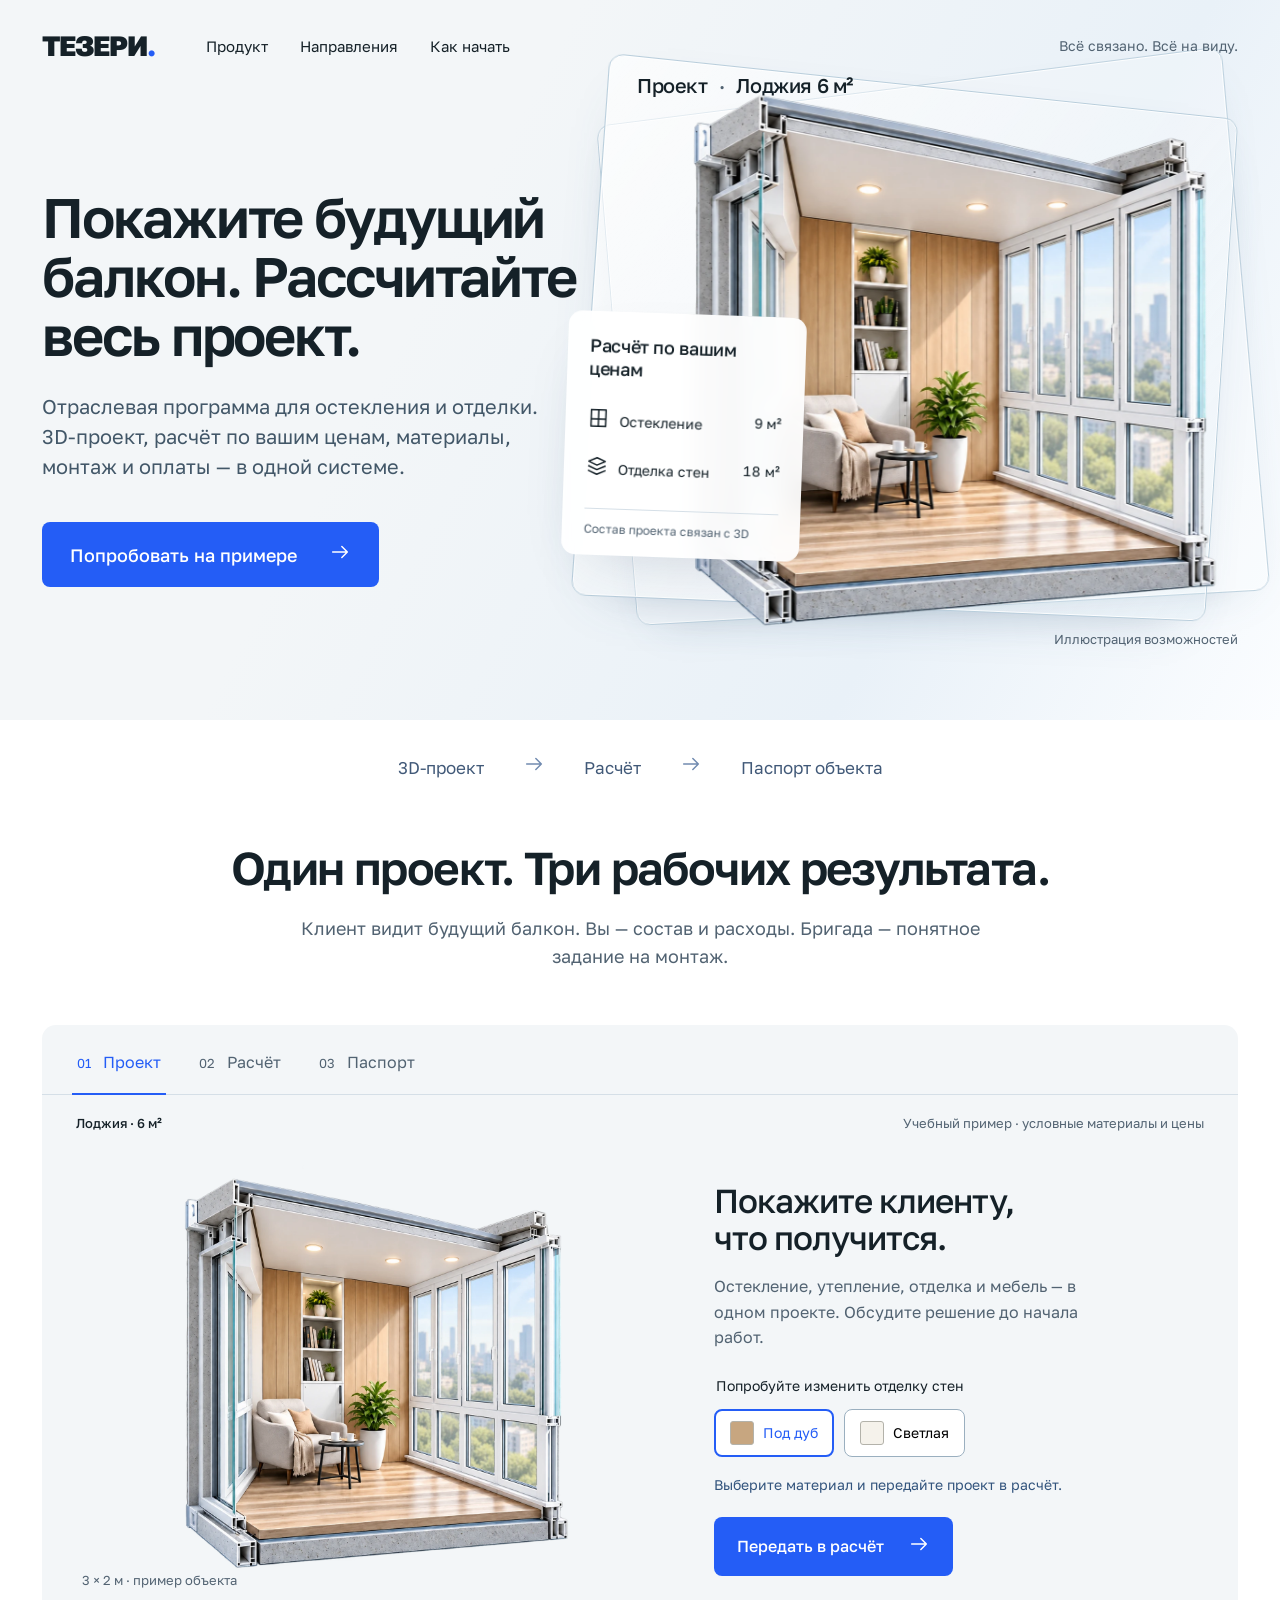
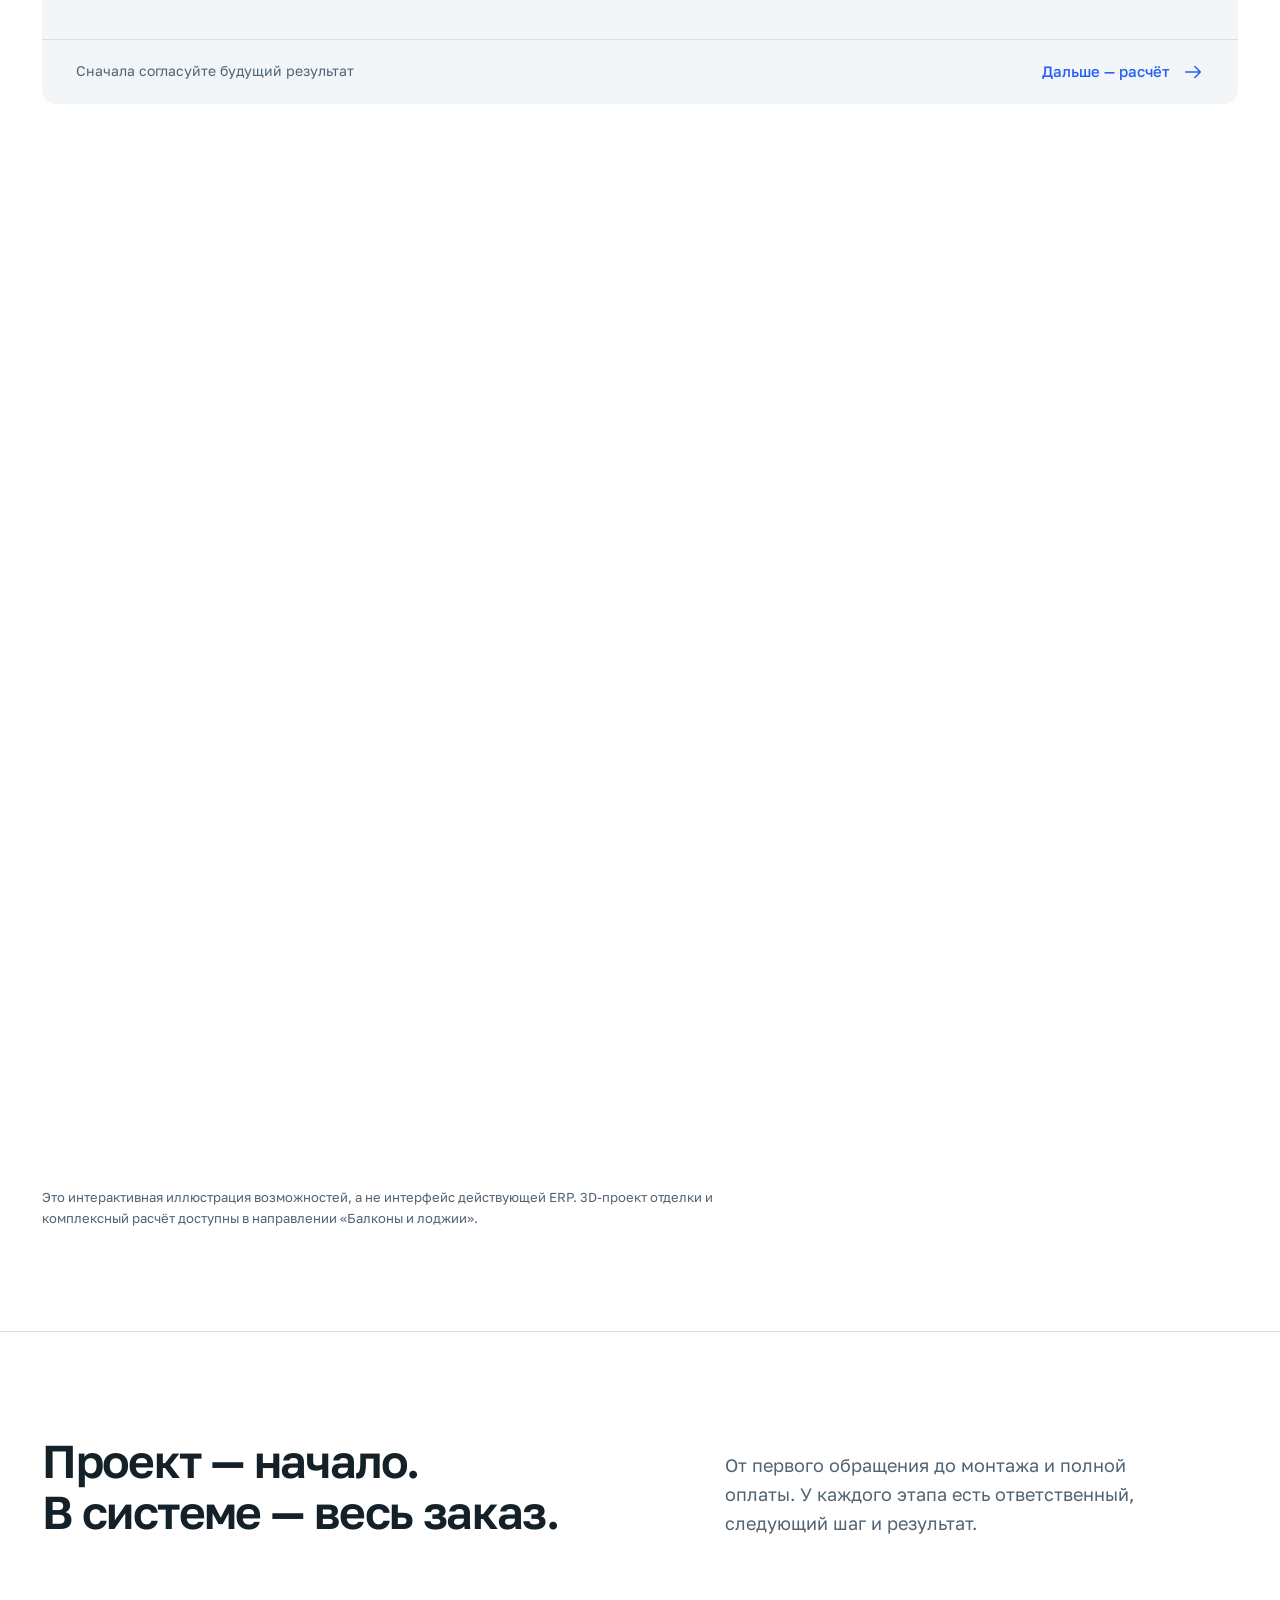
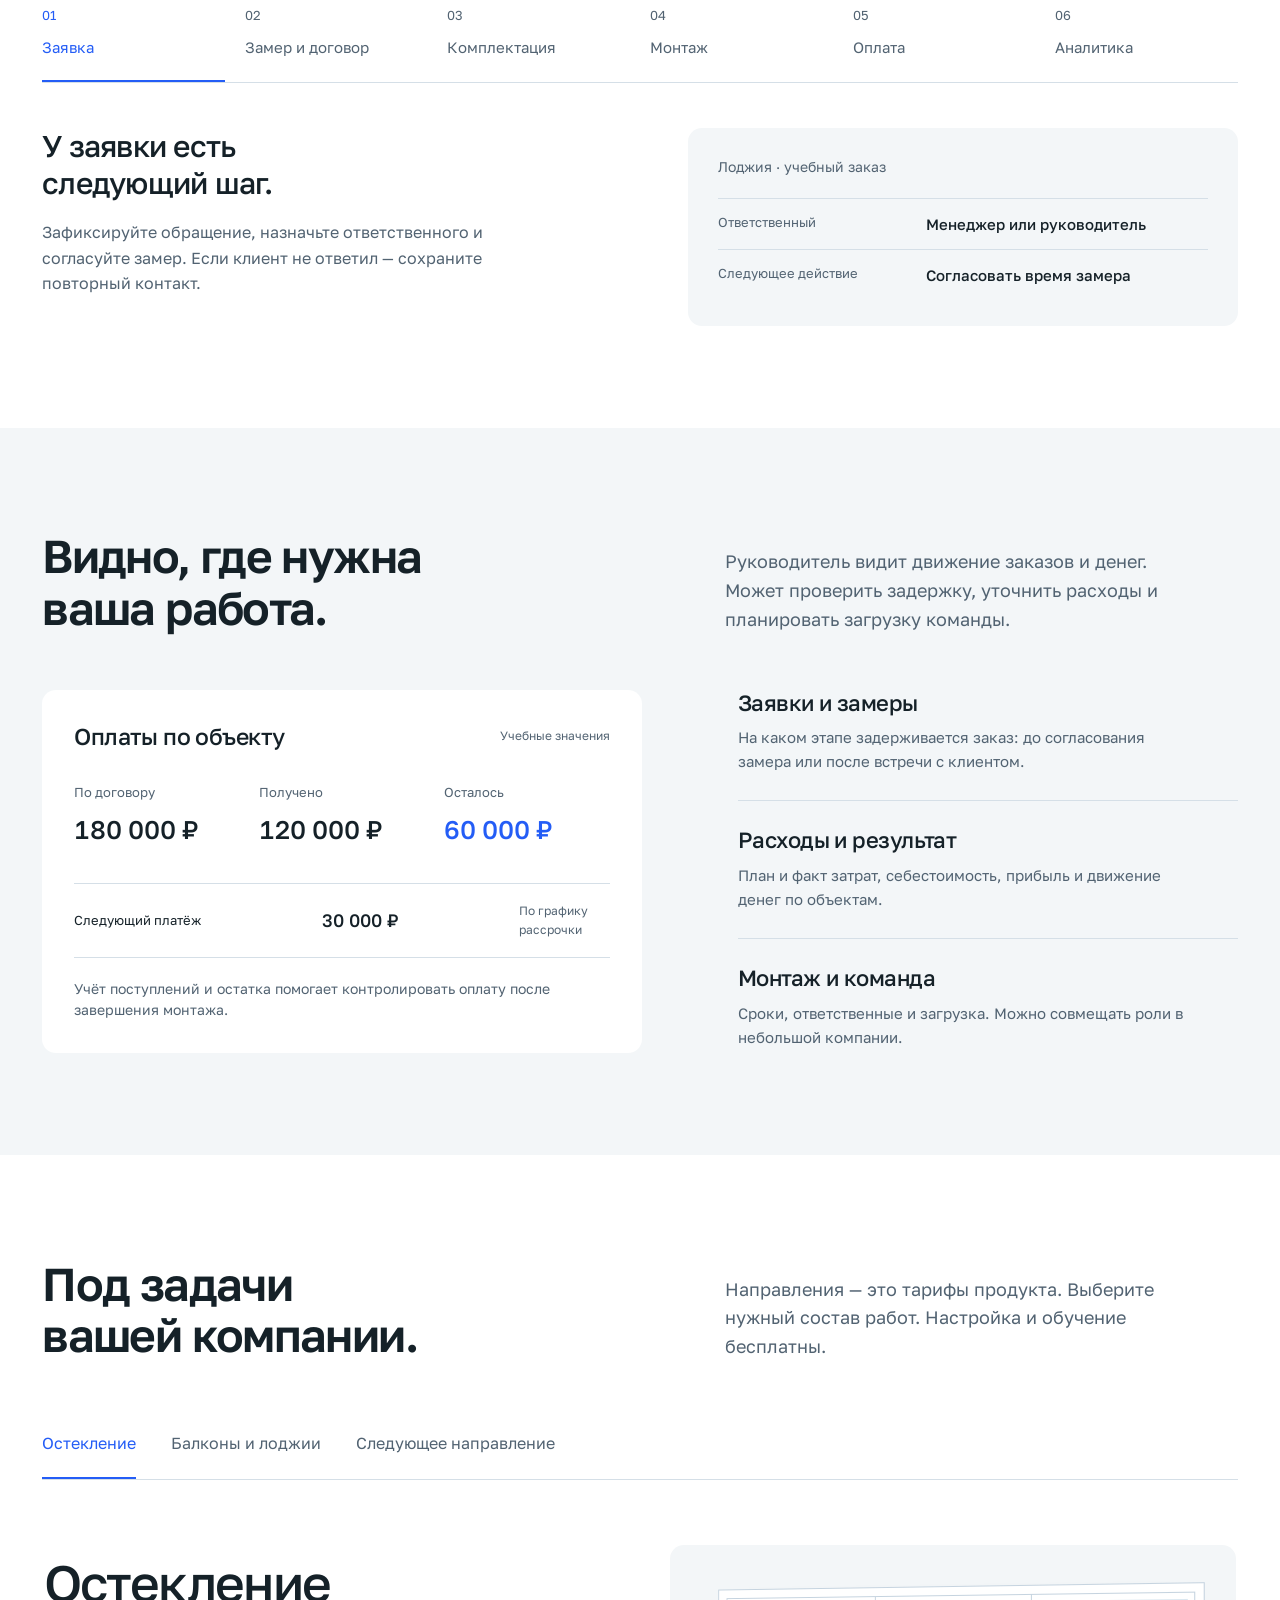
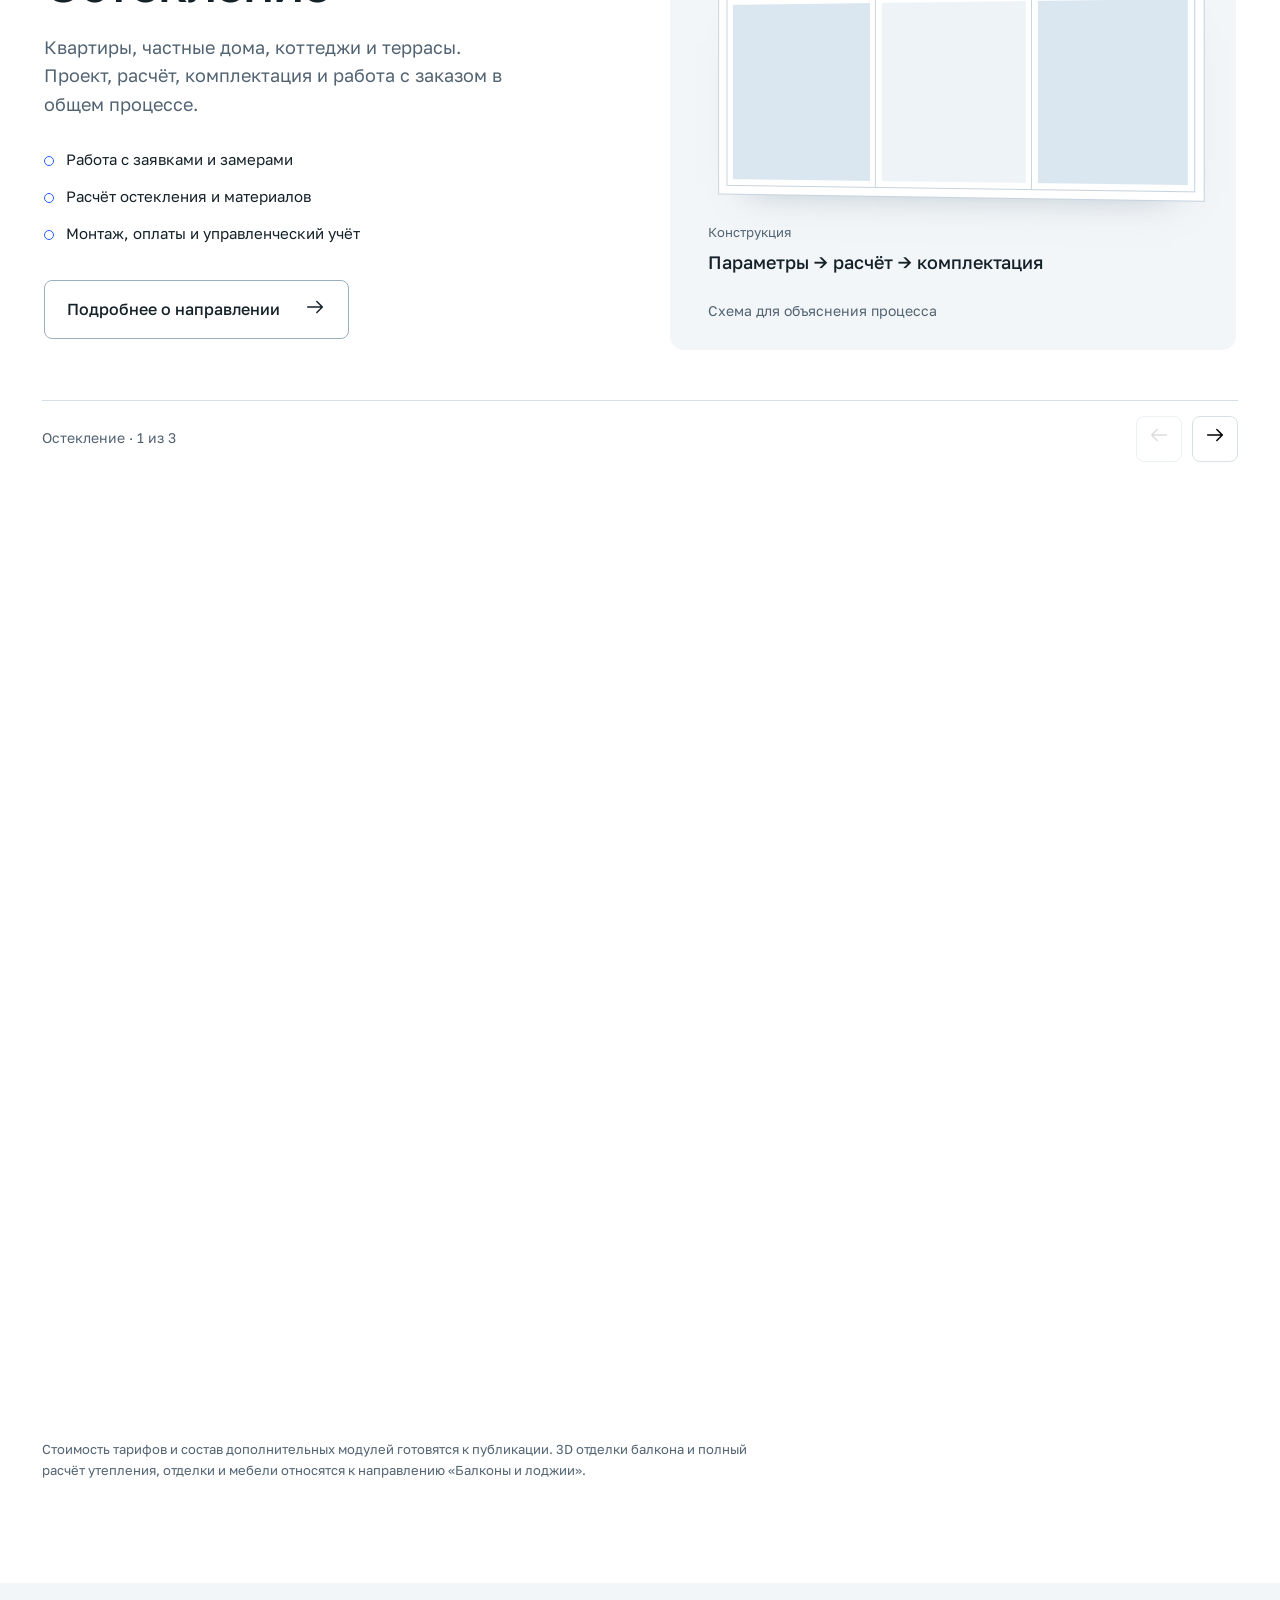
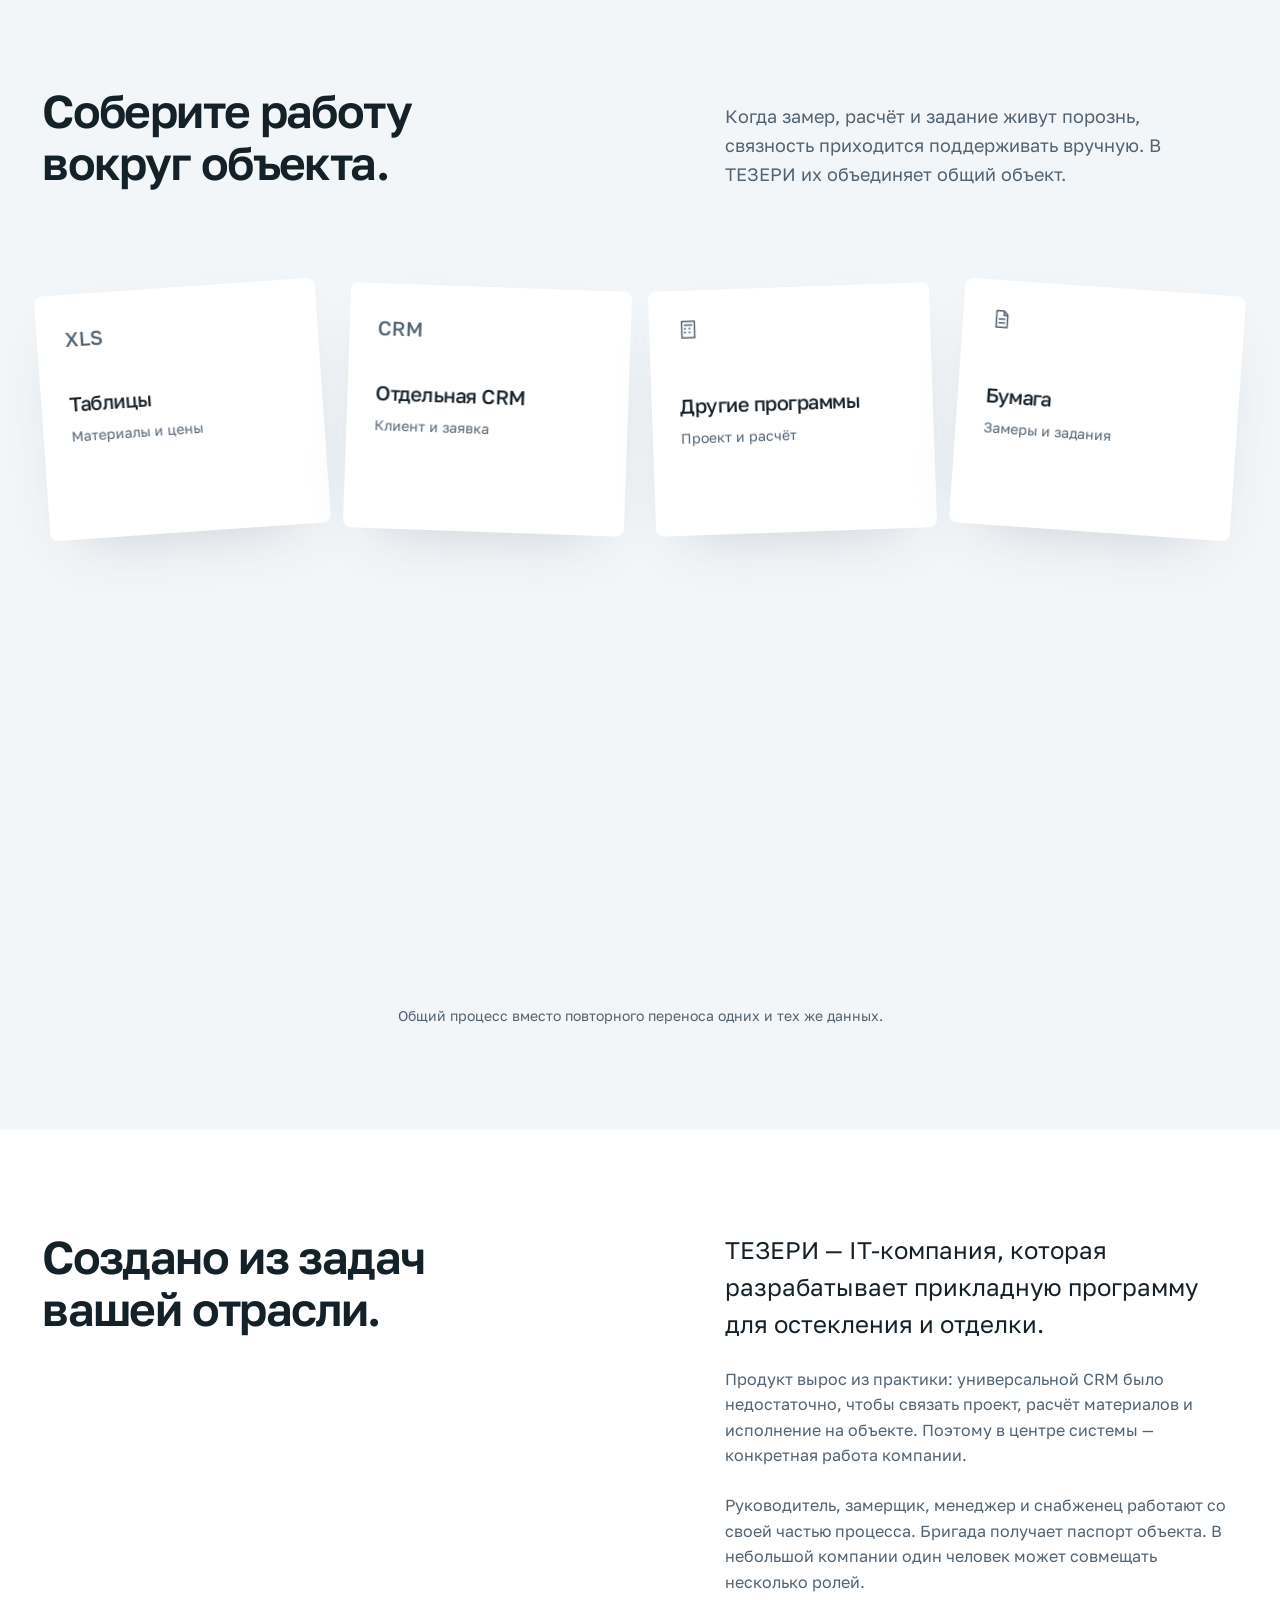
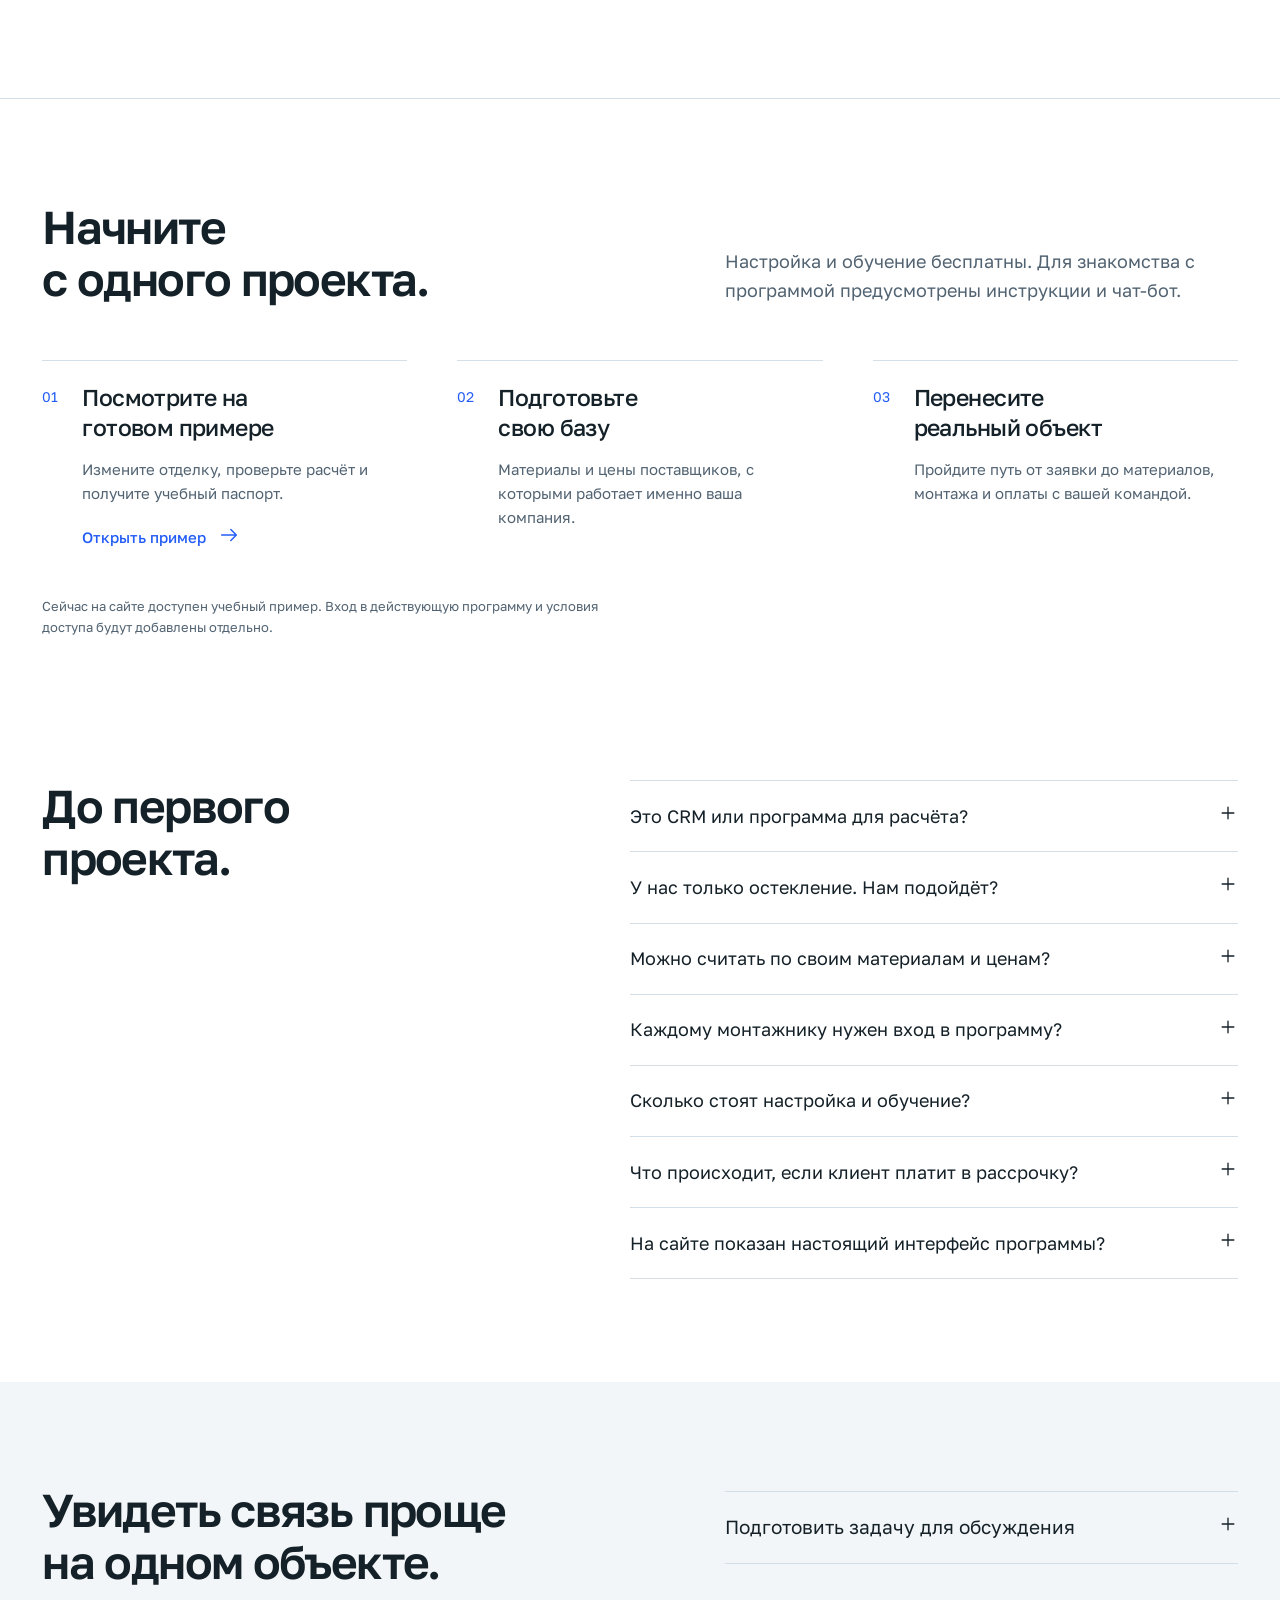
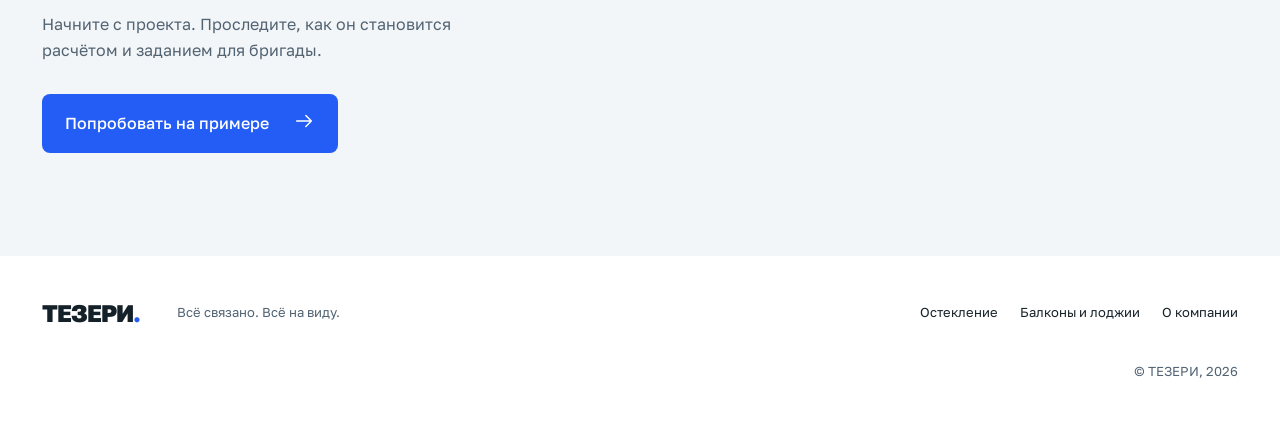
<file: index.html>
<!doctype html>
<html lang="ru">
<head>
<meta charset="utf-8"><meta name="viewport" content="width=device-width,initial-scale=1"><meta name="theme-color" content="#f3f6f8">
<title>ТЕЗЕРИ — программа для остекления и отделки балконов</title>
<meta name="description" content="3D-проект, расчёт по ценам вашей компании, материалы, монтаж и оплаты. ТЕЗЕРИ — отраслевая программа для остекления и отделки балконов и лоджий.">
<link rel="preload" href="assets/fonts/golos-600.ttf" as="font" type="font/ttf" crossorigin><link rel="preload" href="assets/scene/loggia-oak-clear.webp" as="image"><link rel="stylesheet" href="styles.css"><script src="app.js" defer></script>
</head>
<body>
<a class="skip-link" href="#main">К содержанию</a>
<header class="site-header"><a class="wordmark" href="./" aria-label="ТЕЗЕРИ — главная">ТЕЗЕРИ<span aria-hidden="true">.</span></a><nav class="main-nav" aria-label="Основная навигация"><a href="#example">Продукт</a><a href="#directions">Направления</a><a href="#start">Как начать</a></nav><span class="header-signature">Всё связано. Всё на виду.</span><button class="menu-toggle" type="button" aria-expanded="false" aria-controls="mobile-nav">Меню <span data-icon="menu" aria-hidden="true"></span></button><nav class="mobile-nav" id="mobile-nav" aria-label="Мобильная навигация" hidden><a href="#example">Продукт</a><a href="#directions">Направления</a><a href="#start">Как начать</a><a href="#company">О компании</a></nav></header>
<main id="main">
<section class="hero" aria-labelledby="hero-title">
<div class="hero-copy"><h1 id="hero-title">Покажите будущий балкон. Рассчитайте весь проект.</h1><p>Отраслевая программа для остекления и отделки. 3D-проект, расчёт по вашим ценам, материалы, монтаж и оплаты — в одной системе.</p><a class="button primary" href="#example" data-start-demo>Попробовать на примере <span data-icon="arrow" aria-hidden="true"></span></a></div>
<div class="hero-visual"><div class="glass-plane plane-back" aria-hidden="true"></div><div class="glass-plane plane-front" aria-hidden="true"></div><p class="project-caption">Проект <span>·</span> Лоджия 6 м²</p><img class="hero-object" src="assets/scene/loggia-oak-clear.webp" alt="Иллюстрация 3D-проекта остеклённой лоджии с отделкой и встроенным шкафом" width="1536" height="1536" fetchpriority="high"><div class="calculation-slip"><h2>Расчёт по вашим ценам</h2><dl><div><dt><span data-icon="window" aria-hidden="true"></span>Остекление</dt><dd>9 м²</dd></div><div><dt><span data-icon="layers" aria-hidden="true"></span>Отделка стен</dt><dd>18 м²</dd></div></dl><p>Состав проекта связан с 3D</p></div><p class="hero-note">Иллюстрация возможностей</p></div>
</section>
<div class="result-path" aria-label="Три результата одного проекта"><a href="#example" data-story-target="0">3D-проект</a><span data-icon="arrow" aria-hidden="true"></span><a href="#example" data-story-target="1">Расчёт</a><span data-icon="arrow" aria-hidden="true"></span><a href="#example" data-story-target="2">Паспорт объекта</a></div>
<section class="example-section section" id="example" aria-labelledby="example-title">
<div class="section-heading"><h2 id="example-title">Один проект.<br> Три рабочих результата.</h2><p>Клиент видит будущий балкон. Вы — состав и расходы. Бригада — понятное задание на монтаж.</p></div>
<div class="story-scroll" id="story-scroll"><div class="story-sticky">
<div class="story-nav" role="tablist" aria-label="Результаты проекта"><button id="tab-project" role="tab" aria-selected="true" aria-controls="panel-project" data-story="0"><span>01</span> Проект</button><button id="tab-calculation" role="tab" aria-selected="false" aria-controls="panel-calculation" tabindex="-1" data-story="1"><span>02</span> Расчёт</button><button id="tab-passport" role="tab" aria-selected="false" aria-controls="panel-passport" tabindex="-1" data-story="2"><span>03</span> Паспорт</button></div>
<div class="example-meta"><span>Лоджия · 6 м²</span><span>Учебный пример · условные материалы и цены</span></div>
<div class="story-stage">
<article class="demo-panel project-panel" id="panel-project" role="tabpanel" aria-labelledby="tab-project">
<div class="demo-art"><img data-demo-scene src="assets/scene/loggia-oak-clear.webp" alt="Учебный проект лоджии: отделка стен под дуб" width="1536" height="1536" loading="lazy"><span class="drawing-label">3 × 2 м · пример объекта</span></div>
<div class="demo-description"><h3>Покажите клиенту,<br> что получится.</h3><p>Остекление, утепление, отделка и мебель — в одном проекте. Обсудите решение до начала работ.</p><fieldset class="finish-picker"><legend>Попробуйте изменить отделку стен</legend><button class="finish-option" type="button" data-finish="oak" aria-pressed="true"><span class="swatch oak" aria-hidden="true"></span>Под дуб</button><button class="finish-option" type="button" data-finish="white" aria-pressed="false"><span class="swatch white" aria-hidden="true"></span>Светлая</button></fieldset><p id="project-status" class="state-note" role="status">Выберите материал и передайте проект в расчёт.</p><button class="button primary" type="button" id="to-calculation">Передать в расчёт <span data-icon="arrow" aria-hidden="true"></span></button></div>
</article>
<article class="demo-panel calculation-panel" id="panel-calculation" role="tabpanel" aria-labelledby="tab-calculation" hidden>
<div class="calculation-paper"><div class="paper-head"><h3>Расходы на объект</h3><span>Лоджия · 6 м²</span></div><div class="table-scroll"><table class="calculation-table"><caption class="sr-only">Учебный расчёт материалов, не коммерческое предложение</caption><thead><tr><th>Материал</th><th>Объём</th><th>Сумма</th></tr></thead><tbody><tr><td>Остекление</td><td>9 м²</td><td>50 400 ₽</td></tr><tr><td>Утепление</td><td>18 м²</td><td>6 840 ₽</td></tr><tr class="selected-row"><td data-calc-finish>Панели под дуб</td><td>18 м²</td><td data-finish-total>22 500 ₽</td></tr><tr><td>Отделка потолка</td><td>6 м²</td><td>3 900 ₽</td></tr><tr><td>Покрытие пола</td><td>6 м²</td><td>8 400 ₽</td></tr></tbody></table></div><div class="totals"><div><span>Материалы</span><strong data-material-total>92 040 ₽</strong></div><div><span>Работы</span><strong>26 000 ₽</strong></div><div class="total-main"><span>Плановые расходы</span><strong data-expense-total>118 040 ₽</strong></div></div></div>
<div class="demo-description"><h3>Своя база.<br> Свои цены.</h3><p>Перенесите параметры проекта в калькулятор, проверьте позиции и сохраните расчёт. Стоимость опирается на базу вашей компании.</p><label class="price-field" for="unit-price">Цена отделки в этом примере, ₽/м²<input id="unit-price" type="number" inputmode="decimal" min="1" max="100000" step="1" value="1250" aria-describedby="price-help price-error"></label><p class="muted small" id="price-help">Измените цену и увидите её влияние на расходы.</p><p id="price-error" class="error" role="alert"></p><p id="calc-status" class="state-note" role="status">Расчёт соответствует выбранной отделке.</p><div class="inline-actions"><button class="button primary" type="button" id="make-passport">Сформировать паспорт <span data-icon="arrow" aria-hidden="true"></span></button><button class="text-button" type="button" id="refresh-calculation" hidden>Обновить из проекта</button></div></div>
</article>
<article class="demo-panel passport-panel" id="panel-passport" role="tabpanel" aria-labelledby="tab-passport" hidden>
<div class="passport-paper"><div class="paper-head"><div><span class="document-brand">ТЕЗЕРИ</span><h3>Паспорт объекта</h3></div><span>Для бригады</span></div><div class="passport-overview"><img data-passport-scene src="assets/scene/loggia-oak-clear.webp" alt="Вид проекта для паспорта объекта" width="1536" height="1536" loading="lazy"><dl><div><dt>Объект</dt><dd>Лоджия · 6 м²</dd></div><div><dt>Отделка стен</dt><dd data-passport-finish>Панели под дуб</dd></div><div><dt>Объём отделки</dt><dd>18 м²</dd></div><div><dt>Остекление</dt><dd>9 м²</dd></div></dl></div><div class="passport-remark"><span>Примечание к работам</span><p>Отделка стен — вертикально. Согласовать расположение розеток перед монтажом.</p></div><p class="small muted">Учебный документ · материалы и количества, без цен</p></div>
<div class="demo-description"><h3>Передайте бригаде<br> готовое задание.</h3><p>Виды проекта, материалы, количества и примечания собраны в паспорте объекта. Монтажнику достаточно документа для работы.</p><p id="passport-status" class="state-note" role="status">Сначала проверьте расчёт и сформируйте паспорт.</p><button class="button primary" type="button" id="passport-build">Сформировать паспорт</button><a class="button primary" id="passport-download" href="assets/documents/passport-oak.pdf" download hidden>Скачать учебный PDF <span data-icon="download" aria-hidden="true"></span></a><p class="small muted">Изменили проект — сформируйте новую версию. Ранее скачанный PDF останется прежним.</p></div>
</article>
</div><div class="story-bottom"><span id="story-summary">Сначала согласуйте будущий результат</span><button type="button" class="text-button" id="story-next">Дальше — расчёт <span data-icon="arrow" aria-hidden="true"></span></button></div>
</div></div>
<p class="example-footnote">Это интерактивная иллюстрация возможностей, а не интерфейс действующей ERP. 3D-проект отделки и комплексный расчёт доступны в направлении «Балконы и лоджии».</p>
</section>
<section class="workflow-section section" id="workflow" aria-labelledby="workflow-title"><div class="section-heading"><h2 id="workflow-title">Проект — начало.<br> В системе — весь заказ.</h2><p>От первого обращения до монтажа и полной оплаты. У каждого этапа есть ответственный, следующий шаг и результат.</p></div>
<div class="workflow"><div class="workflow-tabs" role="tablist" aria-label="Этапы работы с заказом"><button role="tab" id="flow-tab-0" aria-selected="true" aria-controls="flow-panel" data-flow="0"><span>01</span> Заявка</button><button role="tab" id="flow-tab-1" aria-selected="false" aria-controls="flow-panel" tabindex="-1" data-flow="1"><span>02</span> Замер и договор</button><button role="tab" id="flow-tab-2" aria-selected="false" aria-controls="flow-panel" tabindex="-1" data-flow="2"><span>03</span> Комплектация</button><button role="tab" id="flow-tab-3" aria-selected="false" aria-controls="flow-panel" tabindex="-1" data-flow="3"><span>04</span> Монтаж</button><button role="tab" id="flow-tab-4" aria-selected="false" aria-controls="flow-panel" tabindex="-1" data-flow="4"><span>05</span> Оплата</button><button role="tab" id="flow-tab-5" aria-selected="false" aria-controls="flow-panel" tabindex="-1" data-flow="5"><span>06</span> Аналитика</button></div><div class="flow-panel" id="flow-panel" role="tabpanel" aria-labelledby="flow-tab-0"><div><h3 id="flow-title">У заявки есть следующий шаг.</h3><p id="flow-description">Зафиксируйте обращение, назначьте ответственного и согласуйте замер. Если клиент не ответил — сохраните повторный контакт.</p></div><div class="flow-record"><span class="record-object">Лоджия · учебный заказ</span><dl><div><dt id="flow-key-one">Ответственный</dt><dd id="flow-value-one">Менеджер или руководитель</dd></div><div><dt id="flow-key-two">Следующее действие</dt><dd id="flow-value-two">Согласовать время замера</dd></div></dl></div></div></div>
</section>
<section class="control-section section" id="control" aria-labelledby="control-title"><div class="section-heading"><h2 id="control-title">Видно, где нужна<br> ваша работа.</h2><p>Руководитель видит движение заказов и денег. Может проверить задержку, уточнить расходы и планировать загрузку команды.</p></div><div class="control-layout"><div class="control-ledger"><div class="ledger-heading"><h3>Оплаты по объекту</h3><span>Учебные значения</span></div><div class="balance"><div><span>По договору</span><strong>180 000 ₽</strong></div><div><span>Получено</span><strong>120 000 ₽</strong></div><div><span>Осталось</span><strong>60 000 ₽</strong></div></div><div class="payment-line"><span>Следующий платёж</span><strong>30 000 ₽</strong><span>По графику рассрочки</span></div><p class="small muted">Учёт поступлений и остатка помогает контролировать оплату после завершения монтажа.</p></div><div class="control-topics"><div><h3>Заявки и замеры</h3><p>На каком этапе задерживается заказ: до согласования замера или после встречи с клиентом.</p></div><div><h3>Расходы и результат</h3><p>План и факт затрат, себестоимость, прибыль и движение денег по объектам.</p></div><div><h3>Монтаж и команда</h3><p>Сроки, ответственные и загрузка. Можно совмещать роли в небольшой компании.</p></div></div></div></section><section class="directions-section section" id="directions" aria-labelledby="directions-title"><div class="section-heading"><h2 id="directions-title">Под задачи<br> вашей компании.</h2><p>Направления — это тарифы продукта. Выберите нужный состав работ. Настройка и обучение бесплатны.</p></div><div class="direction-scroll"><div class="direction-sticky"><div class="direction-tabs" role="tablist" aria-label="Направления продукта"><button id="direction-tab-0" role="tab" aria-selected="true" aria-controls="direction-0" data-direction="0">Остекление</button><button id="direction-tab-1" role="tab" aria-selected="false" aria-controls="direction-1" tabindex="-1" data-direction="1">Балконы и лоджии</button><button id="direction-tab-2" role="tab" aria-selected="false" aria-controls="direction-2" tabindex="-1" data-direction="2">Следующее направление</button></div><div class="direction-viewport"><div class="direction-track">
<article class="direction-panel" id="direction-0" role="tabpanel" aria-labelledby="direction-tab-0"><div class="direction-copy"><h3>Остекление</h3><p>Квартиры, частные дома, коттеджи и террасы. Проект, расчёт, комплектация и работа с заказом в общем процессе.</p><ul class="plain-list"><li>Работа с заявками и замерами</li><li>Расчёт остекления и материалов</li><li>Монтаж, оплаты и управленческий учёт</li></ul><a class="button outline" href="osteklenie.html">Подробнее о направлении <span data-icon="arrow" aria-hidden="true"></span></a></div><div class="glazing-visual" aria-label="Схематичный пример конструкции остекления"><div class="window-line"><i></i><i></i><i></i></div><div class="glazing-note"><span>Конструкция</span><strong>Параметры → расчёт → комплектация</strong></div><span class="small muted">Схема для объяснения процесса</span></div></article>
<article class="direction-panel" id="direction-1" role="tabpanel" aria-labelledby="direction-tab-1" inert><div class="direction-copy"><h3>Балконы<br> и лоджии</h3><p>Остекление, утепление, отделка и мебель в составе одного проекта. От замера до задания для бригады.</p><ul class="plain-list"><li>3D-проект с вариантами отделки</li><li>Комплексный расчёт по своей базе</li><li>Материалы и паспорт объекта</li></ul><a class="button outline" href="balkony.html">Подробнее о направлении <span data-icon="arrow" aria-hidden="true"></span></a></div><div class="direction-art"><img src="assets/scene/loggia-oak-clear.webp" alt="Иллюстрация комплексного проекта лоджии" width="1536" height="1536" loading="lazy"></div></article>
<article class="direction-panel future-panel" id="direction-2" role="tabpanel" aria-labelledby="direction-tab-2" inert><div class="direction-copy"><h3>Следующая<br> глава.</h3><p>Мы готовим третье направление. Подробности расскажем позже.</p><details class="future-disclosure"><summary>Что известно сейчас <span data-icon="plus" aria-hidden="true"></span></summary><p>Линейка будет состоять из трёх направлений. Сфера и состав третьего пока не раскрываются.</p></details></div><div class="future-mark" aria-hidden="true"><span>ТЕЗЕРИ</span><div></div><p>Продолжение следует</p></div></article>
</div></div><div class="direction-bottom"><span id="direction-position">Остекление · 1 из 3</span><div><button class="icon-button" type="button" data-direction-prev aria-label="Предыдущее направление" disabled><span data-icon="left" aria-hidden="true"></span></button><button class="icon-button" type="button" data-direction-next aria-label="Следующее направление"><span data-icon="arrow" aria-hidden="true"></span></button></div></div></div></div><p class="example-footnote">Стоимость тарифов и состав дополнительных модулей готовятся к публикации. 3D отделки балкона и полный расчёт утепления, отделки и мебели относятся к направлению «Балконы и лоджии».</p></section>
<section class="assembly-section section" id="system" aria-labelledby="system-title"><div class="section-heading"><h2 id="system-title">Соберите работу<br> вокруг объекта.</h2><p>Когда замер, расчёт и задание живут порознь, связность приходится поддерживать вручную. В ТЕЗЕРИ их объединяет общий объект.</p></div><div class="assembly-scroll"><div class="assembly-stage"><div class="old-tools"><div class="old-tool"><span class="tool-kind">XLS</span><h3>Таблицы</h3><p>Материалы и цены</p></div><div class="old-tool"><span class="tool-kind">CRM</span><h3>Отдельная CRM</h3><p>Клиент и заявка</p></div><div class="old-tool"><span data-icon="calculator" aria-hidden="true"></span><h3>Другие программы</h3><p>Проект и расчёт</p></div><div class="old-tool"><span data-icon="document" aria-hidden="true"></span><h3>Бумага</h3><p>Замеры и задания</p></div></div><div class="unified-object"><span class="wordmark">ТЕЗЕРИ<span>.</span></span><h3>Один объект.<br> Общий ход работы.</h3><p>Заявка · проект · расчёт · материалы · монтаж · оплаты</p></div></div></div><p class="small muted assembly-caption">Общий процесс вместо повторного переноса одних и тех же данных.</p></section>
<section class="company-section section" id="company" aria-labelledby="company-title"><div class="company-intro"><h2 id="company-title">Создано из задач<br> вашей отрасли.</h2><div><p class="lead">ТЕЗЕРИ — IT-компания, которая разрабатывает прикладную программу для остекления и отделки.</p><p>Продукт вырос из практики: универсальной CRM было недостаточно, чтобы связать проект, расчёт материалов и исполнение на объекте. Поэтому в центре системы — конкретная работа компании.</p><p>Руководитель, замерщик, менеджер и снабженец работают со своей частью процесса. Бригада получает паспорт объекта. В небольшой компании один человек может совмещать несколько ролей.</p></div></div></section>
<section class="start-section section" id="start" aria-labelledby="start-title"><div class="section-heading"><h2 id="start-title">Начните<br> с одного проекта.</h2><p>Настройка и обучение бесплатны. Для знакомства с программой предусмотрены инструкции и чат-бот.</p></div><ol class="start-steps"><li><span>01</span><div><h3>Посмотрите на готовом примере</h3><p>Измените отделку, проверьте расчёт и получите учебный паспорт.</p><a class="text-button" href="#example" data-start-demo>Открыть пример <span data-icon="arrow" aria-hidden="true"></span></a></div></li><li><span>02</span><div><h3>Подготовьте свою базу</h3><p>Материалы и цены поставщиков, с которыми работает именно ваша компания.</p></div></li><li><span>03</span><div><h3>Перенесите реальный объект</h3><p>Пройдите путь от заявки до материалов, монтажа и оплаты с вашей командой.</p></div></li></ol><p class="access-note">Сейчас на сайте доступен учебный пример. Вход в действующую программу и условия доступа будут добавлены отдельно.</p></section>
<section class="questions-section section" id="questions" aria-labelledby="questions-title"><h2 id="questions-title">До первого проекта.</h2><div class="question-list"><details><summary>Это CRM или программа для расчёта? <span data-icon="plus" aria-hidden="true"></span></summary><p>ТЕЗЕРИ объединяет работу с заявками и заказами, проектирование, расчёт, материалы, монтаж, оплаты и управленческий учёт. Состав отраслевых инструментов зависит от направления.</p></details><details><summary>У нас только остекление. Нам подойдёт? <span data-icon="plus" aria-hidden="true"></span></summary><p>Для компаний по остеклению квартир, домов, коттеджей и террас предусмотрено отдельное направление. Если нужны 3D отделки и полный расчёт балкона с утеплением и мебелью, изучите направление «Балконы и лоджии».</p></details><details><summary>Можно считать по своим материалам и ценам? <span data-icon="plus" aria-hidden="true"></span></summary><p>Да. Расчёт опирается на вашу базу материалов и цен. Перед работой её нужно заполнить и проверить. Данные в примере на сайте условные.</p></details><details><summary>Каждому монтажнику нужен вход в программу? <span data-icon="plus" aria-hidden="true"></span></summary><p>Основные участники — руководитель и замерщик-бригадир, при необходимости менеджер и снабженец. Для выполнения работ бригаде можно передавать паспорт объекта с материалами, количеством и примечаниями.</p></details><details><summary>Сколько стоят настройка и обучение? <span data-icon="plus" aria-hidden="true"></span></summary><p>Настройка и обучение бесплатны. Стоимость тарифов и возможных дополнительных модулей ещё формируется.</p></details><details><summary>Что происходит, если клиент платит в рассрочку? <span data-icon="plus" aria-hidden="true"></span></summary><p>В программе можно учитывать поступления, остаток и график платежей. Это помогает продолжать контроль оплаты после завершения работ.</p></details><details><summary>На сайте показан настоящий интерфейс программы? <span data-icon="plus" aria-hidden="true"></span></summary><p>Здесь показана интерактивная иллюстрация возможностей с учебными данными. Она объясняет логику продукта; внешний вид действующей программы может отличаться.</p></details></div></section>
<section class="closing-section section" id="contact" aria-labelledby="closing-title"><div><h2 id="closing-title">Увидеть связь проще<br> на одном объекте.</h2><p>Начните с проекта. Проследите, как он становится расчётом и заданием для бригады.</p><a class="button primary" href="#example" data-start-demo>Попробовать на примере <span data-icon="arrow" aria-hidden="true"></span></a></div><details class="brief-disclosure"><summary>Подготовить задачу для обсуждения <span data-icon="plus" aria-hidden="true"></span></summary><form id="brief-form"><p class="small muted">Отправка пока не подключена. Форма сохранит текст на вашем устройстве.</p><label>Компания<input name="company" autocomplete="organization" maxlength="120" required></label><label>Направление<select name="direction"><option>Балконы и лоджии</option><option>Остекление</option><option>Оба направления</option></select></label><label>Что хотите упорядочить?<textarea name="task" rows="3" minlength="10" maxlength="3000" required></textarea></label><button class="button outline" type="submit">Сохранить задачу в TXT <span data-icon="download" aria-hidden="true"></span></button><p class="small" id="brief-status" role="status"></p></form></details></section>
</main>
<footer class="site-footer"><a class="wordmark" href="./" aria-label="ТЕЗЕРИ — главная">ТЕЗЕРИ<span>.</span></a><p>Всё связано. Всё на виду.</p><nav aria-label="Навигация в подвале"><a href="osteklenie.html">Остекление</a><a href="balkony.html">Балконы и лоджии</a><a href="#company">О компании</a></nav><span>© ТЕЗЕРИ, 2026</span></footer>
<noscript><style>.story-scroll,.direction-scroll,.assembly-scroll{height:auto!important}.story-sticky,.direction-sticky,.assembly-stage{position:static!important}.demo-panel[hidden]{display:grid!important}.direction-track{display:block!important}.direction-panel{width:100%!important}.old-tools{position:relative!important}.unified-object{opacity:1!important;position:relative!important;transform:none!important}</style><p class="noscript-note">Для учебного расчёта включите JavaScript. Все описания продукта доступны ниже.</p></noscript>
</body></html>
</file>
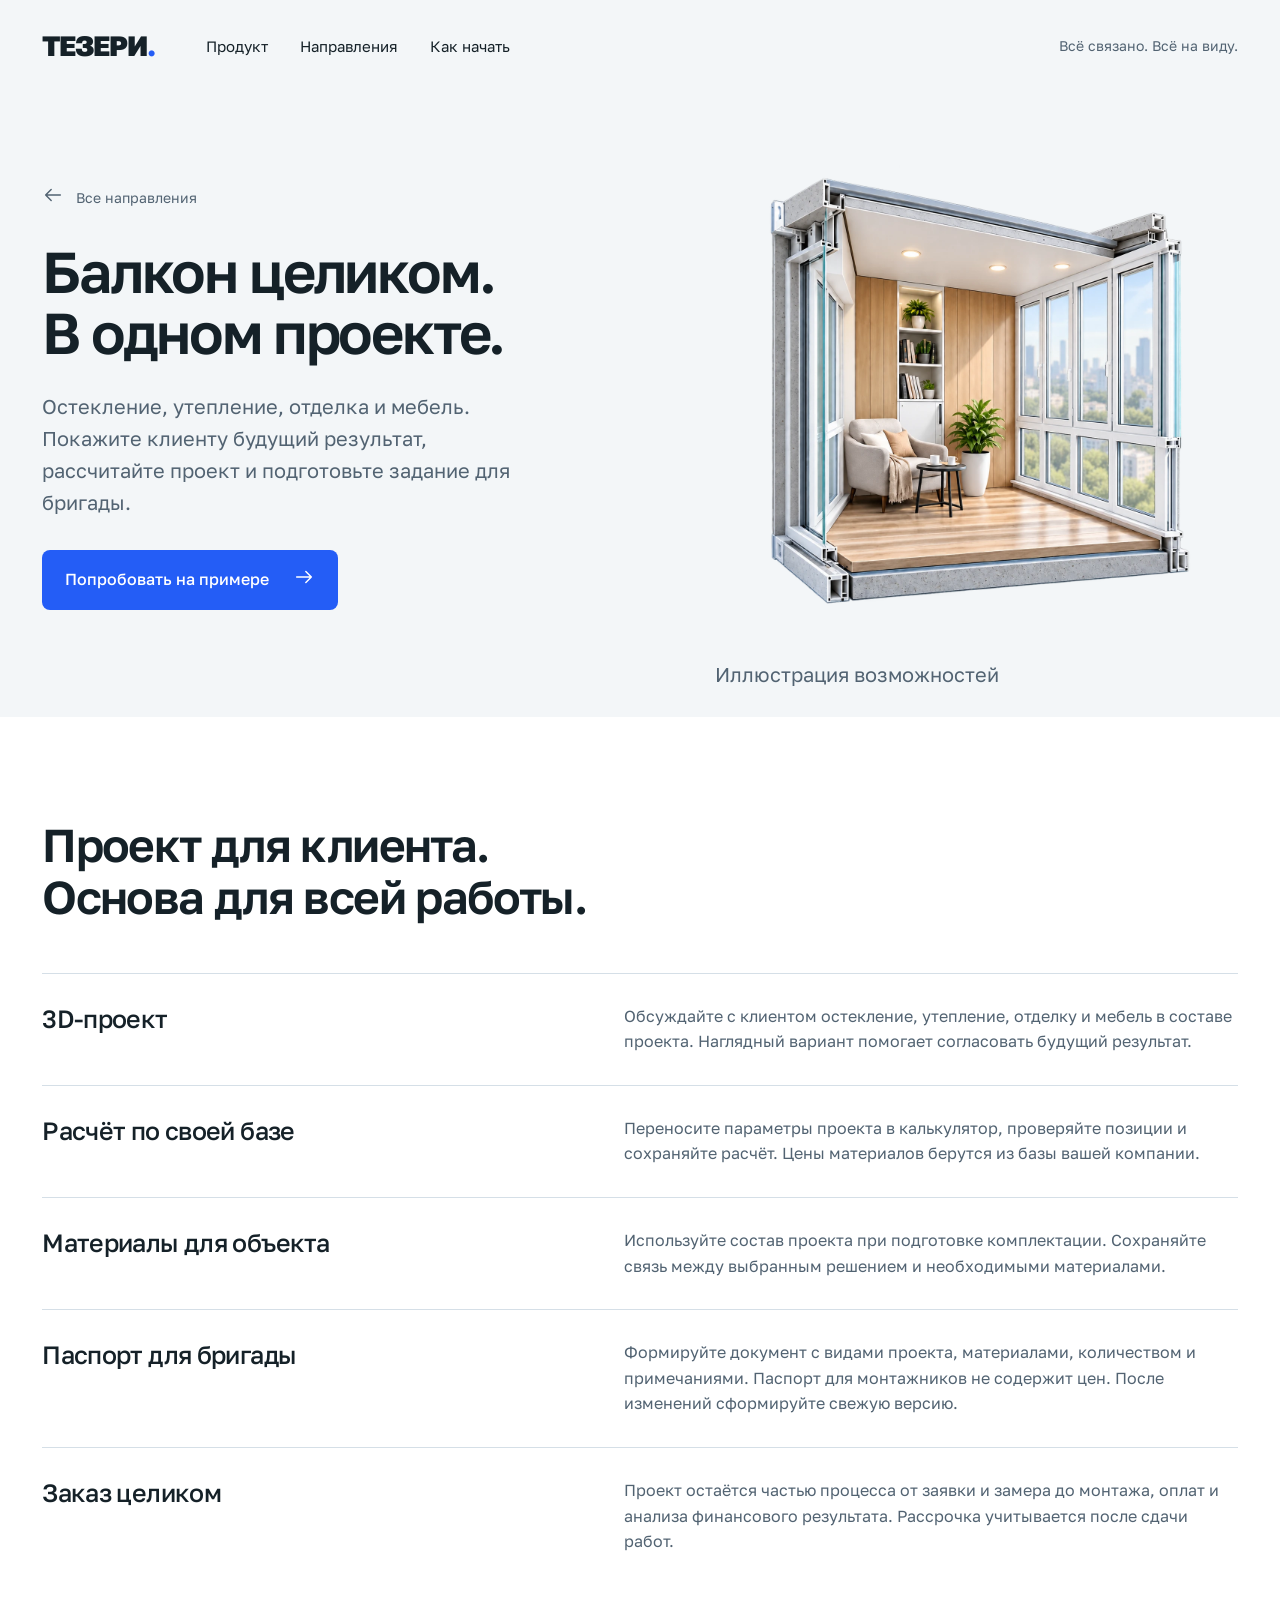
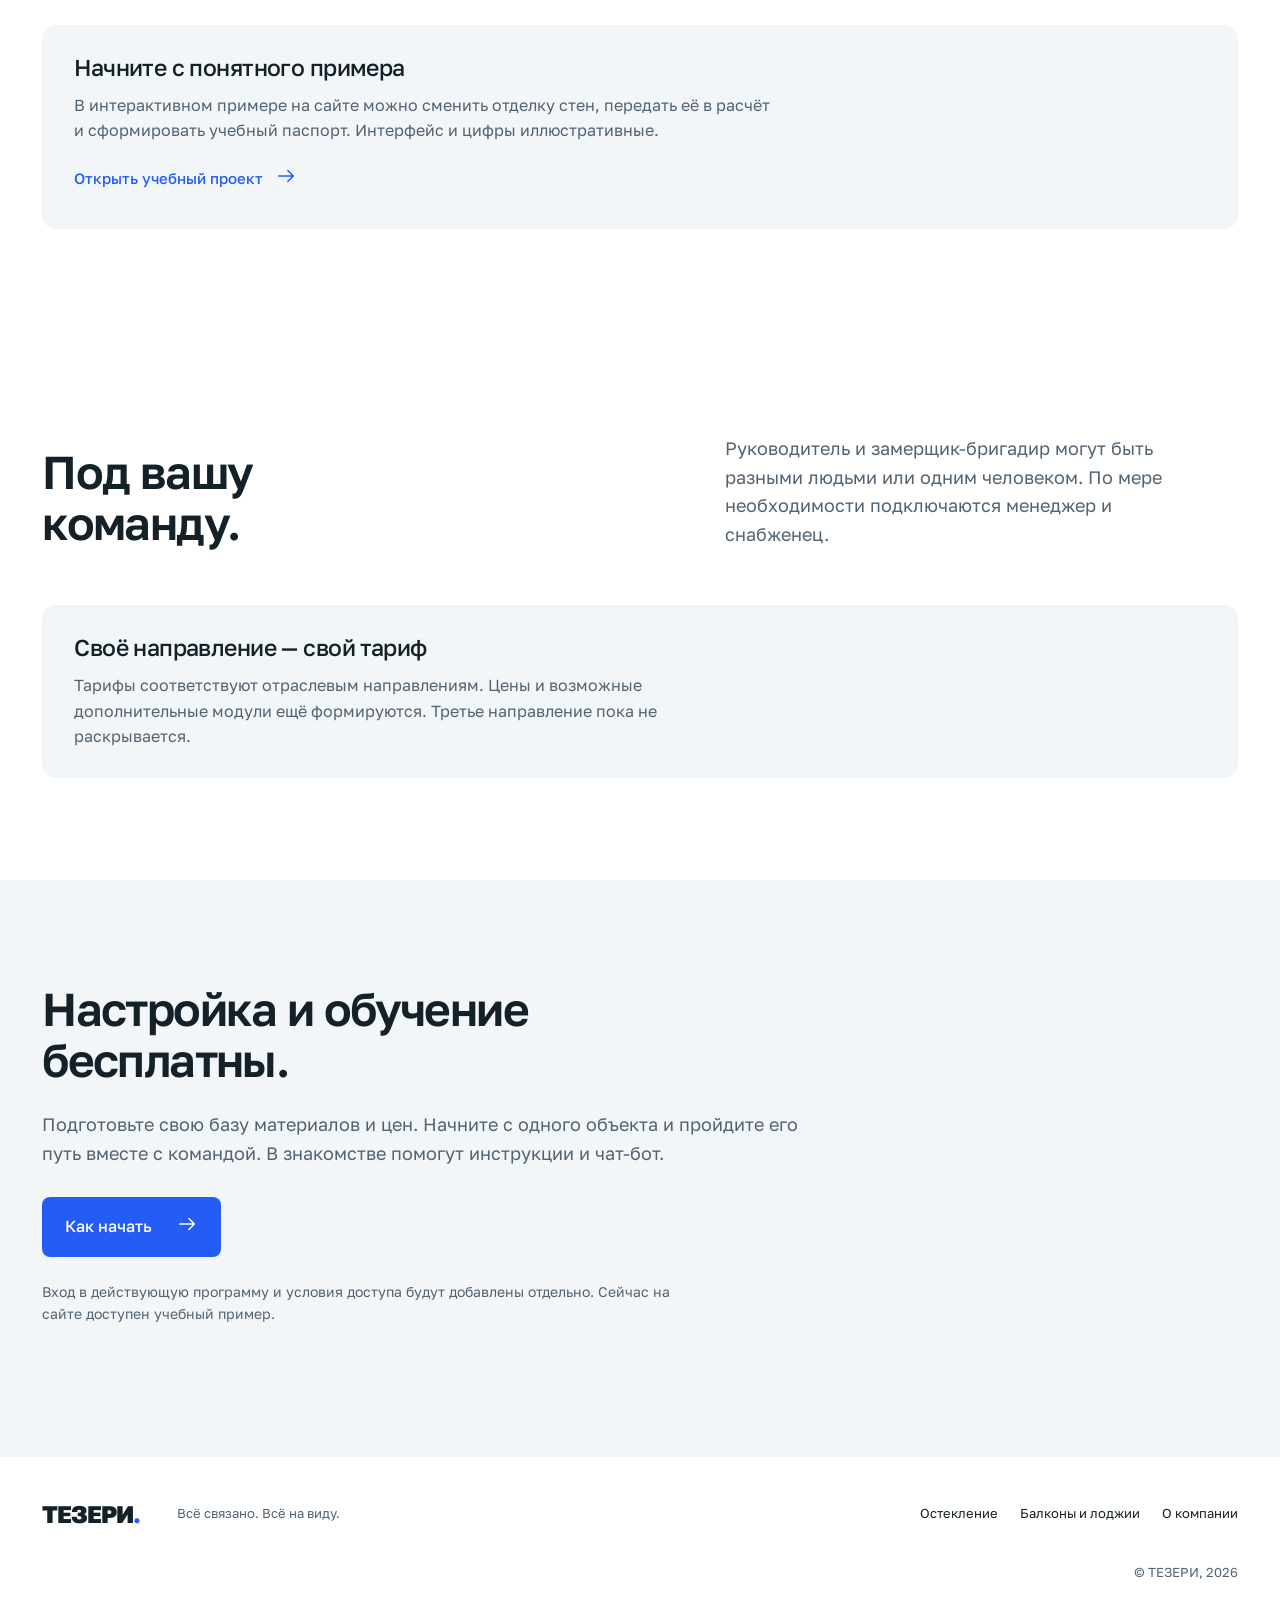
<file: balkony.html>
<!doctype html><html lang="ru"><head><meta charset="utf-8"><meta name="viewport" content="width=device-width,initial-scale=1"><meta name="theme-color" content="#f3f6f8"><title>Балконы и лоджии — 3D, расчёт и паспорт объекта | ТЕЗЕРИ</title><meta name="description" content="Остекление, утепление, отделка и мебель. Покажите клиенту будущий результат, рассчитайте проект и подготовьте задание для бригады."><link rel="stylesheet" href="styles.css"><script src="app.js" defer></script></head><body class="detail-page"><a class="skip-link" href="#main">К содержанию</a><header class="site-header"><a class="wordmark" href="./" aria-label="ТЕЗЕРИ — главная">ТЕЗЕРИ<span aria-hidden="true">.</span></a><nav class="main-nav" aria-label="Основная навигация"><a href="./#example">Продукт</a><a href="./#directions">Направления</a><a href="./#start">Как начать</a></nav><span class="header-signature">Всё связано. Всё на виду.</span><button class="menu-toggle" type="button" aria-expanded="false" aria-controls="mobile-nav">Меню <span data-icon="menu" aria-hidden="true"></span></button><nav class="mobile-nav" id="mobile-nav" aria-label="Мобильная навигация" hidden><a href="./#example">Продукт</a><a href="./#directions">Направления</a><a href="./#start">Как начать</a><a href="./#company">О компании</a></nav></header><main id="main"><section class="detail-hero"><div><a class="breadcrumb" href="./#directions"><span data-icon="left" aria-hidden="true"></span> Все направления</a><h1>Балкон целиком.<br> В одном проекте.</h1><p>Остекление, утепление, отделка и мебель. Покажите клиенту будущий результат, рассчитайте проект и подготовьте задание для бригады.</p><a class="button primary" href="./#example">Попробовать на примере <span data-icon="arrow" aria-hidden="true"></span></a></div><div class="direction-art"><img src="assets/scene/loggia-oak-clear.webp" alt="Иллюстрация комплексного проекта лоджии с отделкой" width="1254" height="1254"><p class="small muted">Иллюстрация возможностей</p></div></section><section class="detail-section section" id="composition"><h2>Проект для клиента.<br> Основа для всей работы.</h2><div class="detail-list"><article><h3>3D-проект</h3><p>Обсуждайте с клиентом остекление, утепление, отделку и мебель в составе проекта. Наглядный вариант помогает согласовать будущий результат.</p></article><article><h3>Расчёт по своей базе</h3><p>Переносите параметры проекта в калькулятор, проверяйте позиции и сохраняйте расчёт. Цены материалов берутся из базы вашей компании.</p></article><article><h3>Материалы для объекта</h3><p>Используйте состав проекта при подготовке комплектации. Сохраняйте связь между выбранным решением и необходимыми материалами.</p></article><article><h3>Паспорт для бригады</h3><p>Формируйте документ с видами проекта, материалами, количеством и примечаниями. Паспорт для монтажников не содержит цен. После изменений сформируйте свежую версию.</p></article><article><h3>Заказ целиком</h3><p>Проект остаётся частью процесса от заявки и замера до монтажа, оплат и анализа финансового результата. Рассрочка учитывается после сдачи работ.</p></article></div><aside class="scope-note"><h3>Начните с понятного примера</h3><p>В интерактивном примере на сайте можно сменить отделку стен, передать её в расчёт и сформировать учебный паспорт. Интерфейс и цифры иллюстративные.</p><a class="text-button" href="./#example">Открыть учебный проект <span data-icon="arrow" aria-hidden="true"></span></a></aside></section><section class="detail-section section"><div class="section-heading"><h2>Под вашу<br> команду.</h2><p>Руководитель и замерщик-бригадир могут быть разными людьми или одним человеком. По мере необходимости подключаются менеджер и снабженец.</p></div><div class="scope-note"><h3>Своё направление — свой тариф</h3><p>Тарифы соответствуют отраслевым направлениям. Цены и возможные дополнительные модули ещё формируются. Третье направление пока не раскрывается.</p></div></section><section class="detail-start section"><h2>Настройка и обучение<br> бесплатны.</h2><p>Подготовьте свою базу материалов и цен. Начните с одного объекта и пройдите его путь вместе с командой. В знакомстве помогут инструкции и чат-бот.</p><a class="button primary" href="./#start">Как начать <span data-icon="arrow" aria-hidden="true"></span></a><p class="small">Вход в действующую программу и условия доступа будут добавлены отдельно. Сейчас на сайте доступен учебный пример.</p></section></main><footer class="site-footer"><a class="wordmark" href="./" aria-label="ТЕЗЕРИ — главная">ТЕЗЕРИ<span>.</span></a><p>Всё связано. Всё на виду.</p><nav aria-label="Навигация в подвале"><a href="osteklenie.html">Остекление</a><a href="balkony.html">Балконы и лоджии</a><a href="./#company">О компании</a></nav><span>© ТЕЗЕРИ, 2026</span></footer></body></html>
</file>
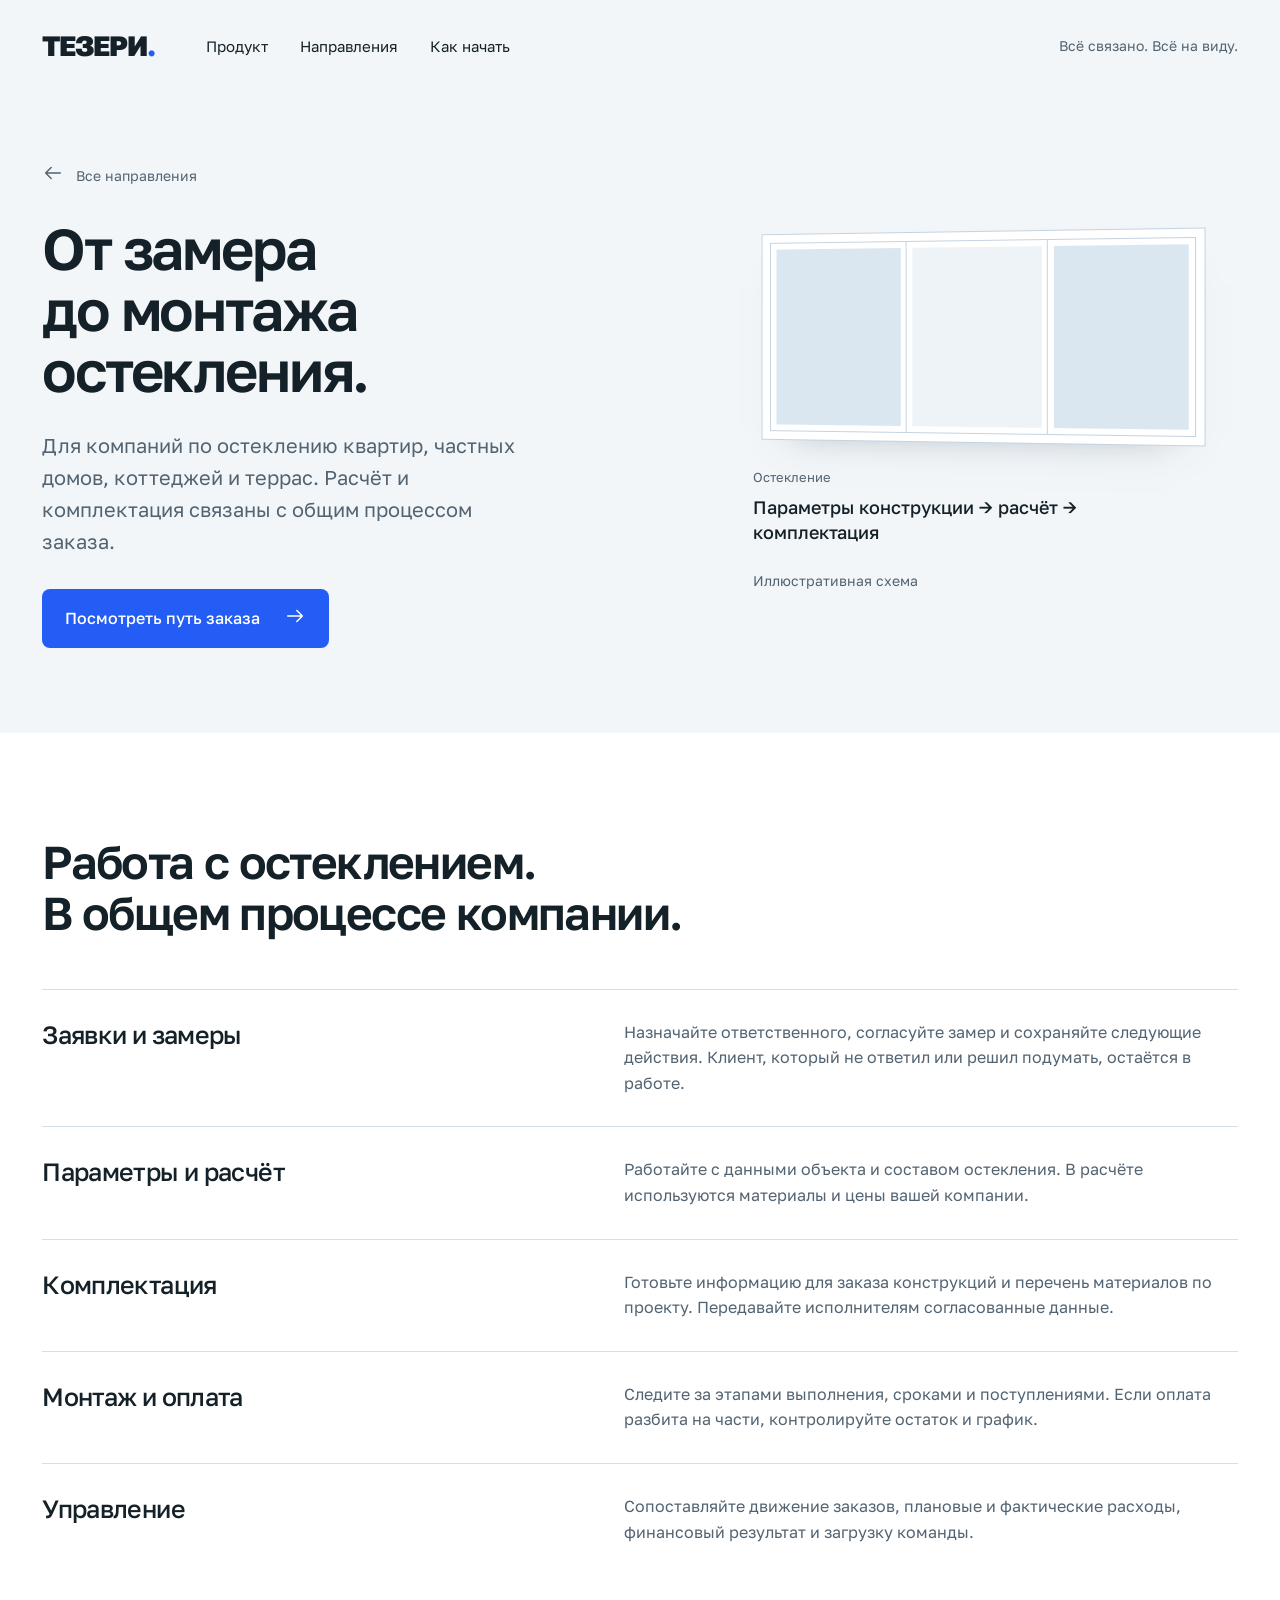
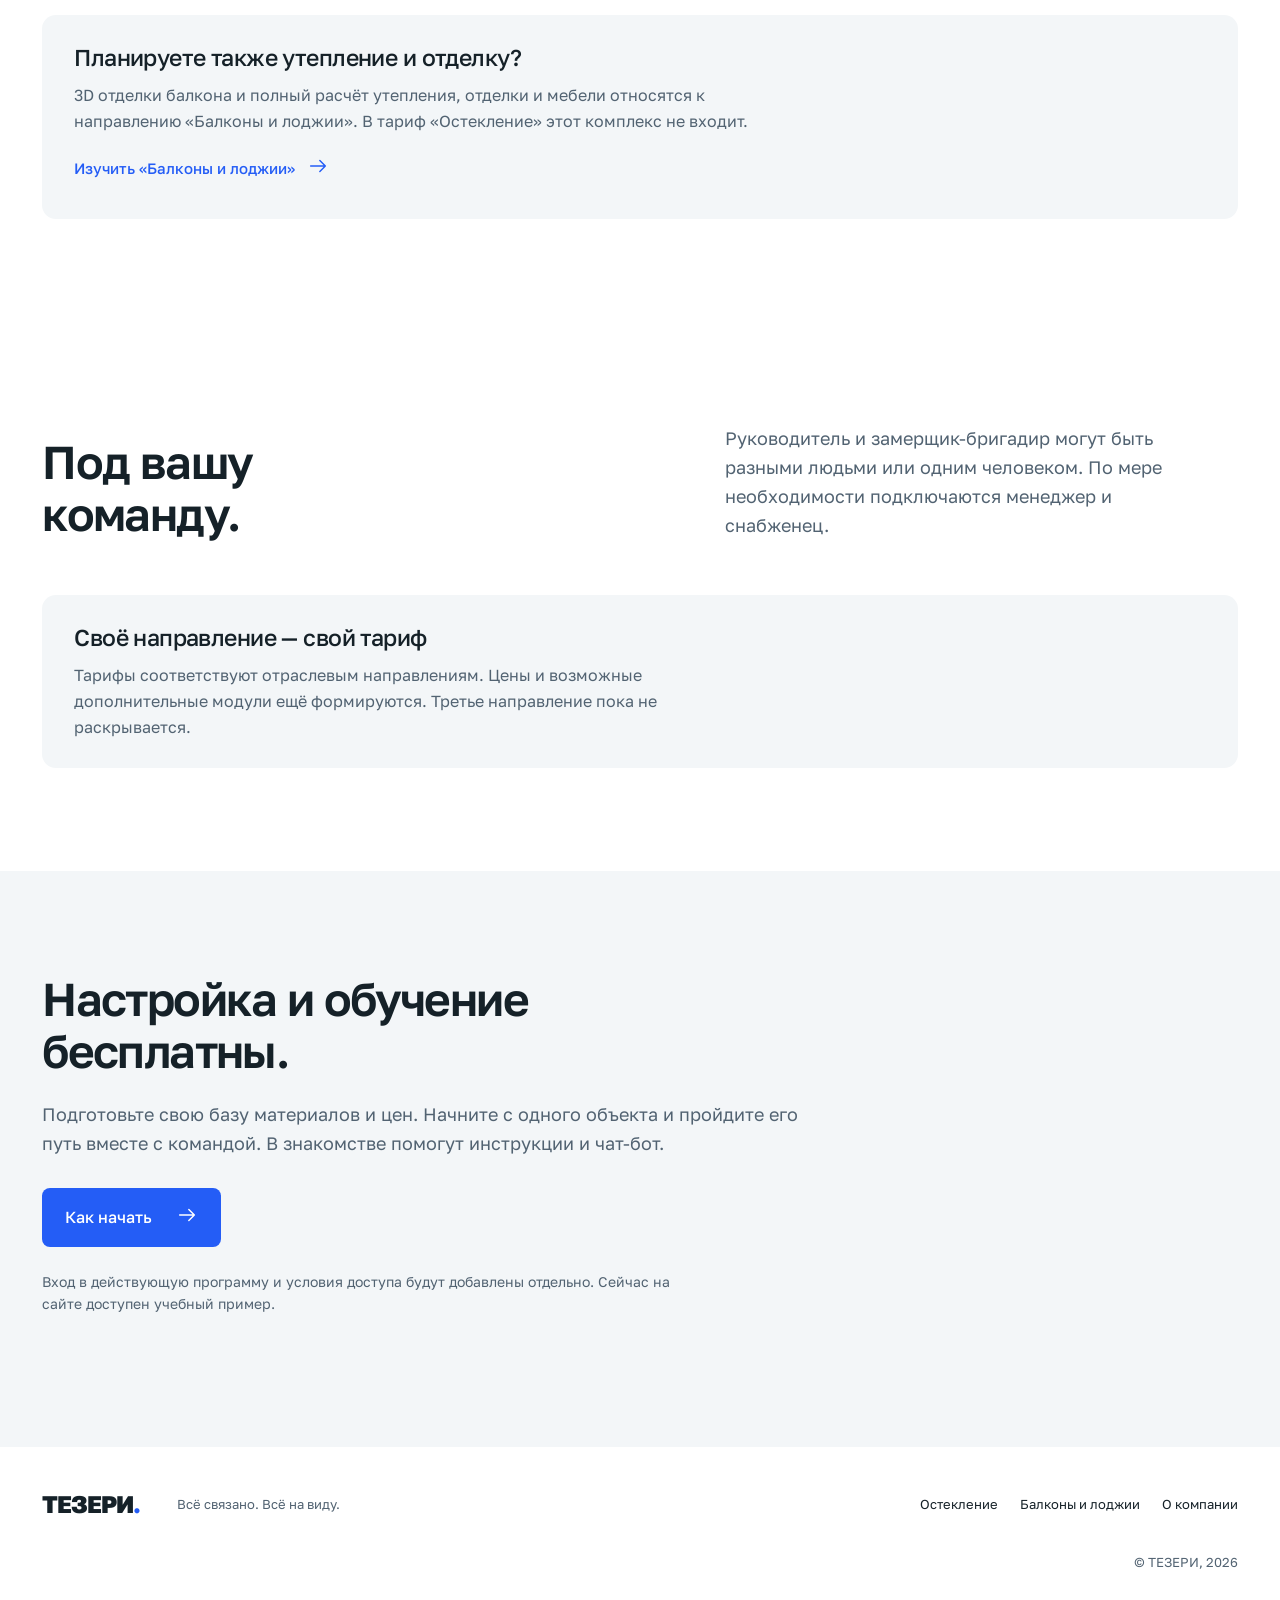
<file: osteklenie.html>
<!doctype html><html lang="ru"><head><meta charset="utf-8"><meta name="viewport" content="width=device-width,initial-scale=1"><meta name="theme-color" content="#f3f6f8"><title>Остекление — отраслевое направление ТЕЗЕРИ</title><meta name="description" content="Для компаний по остеклению квартир, частных домов, коттеджей и террас. Расчёт и комплектация связаны с общим процессом заказа."><link rel="stylesheet" href="styles.css"><script src="app.js" defer></script></head><body class="detail-page"><a class="skip-link" href="#main">К содержанию</a><header class="site-header"><a class="wordmark" href="./" aria-label="ТЕЗЕРИ — главная">ТЕЗЕРИ<span aria-hidden="true">.</span></a><nav class="main-nav" aria-label="Основная навигация"><a href="./#example">Продукт</a><a href="./#directions">Направления</a><a href="./#start">Как начать</a></nav><span class="header-signature">Всё связано. Всё на виду.</span><button class="menu-toggle" type="button" aria-expanded="false" aria-controls="mobile-nav">Меню <span data-icon="menu" aria-hidden="true"></span></button><nav class="mobile-nav" id="mobile-nav" aria-label="Мобильная навигация" hidden><a href="./#example">Продукт</a><a href="./#directions">Направления</a><a href="./#start">Как начать</a><a href="./#company">О компании</a></nav></header><main id="main"><section class="detail-hero"><div><a class="breadcrumb" href="./#directions"><span data-icon="left" aria-hidden="true"></span> Все направления</a><h1>От замера<br> до монтажа остекления.</h1><p>Для компаний по остеклению квартир, частных домов, коттеджей и террас. Расчёт и комплектация связаны с общим процессом заказа.</p><a class="button primary" href="./#workflow">Посмотреть путь заказа <span data-icon="arrow" aria-hidden="true"></span></a></div><div class="glazing-visual"><div class="window-line" aria-label="Схематичный пример конструкции остекления"><i></i><i></i><i></i></div><div class="glazing-note"><span>Остекление</span><strong>Параметры конструкции → расчёт → комплектация</strong></div><span class="small muted">Иллюстративная схема</span></div></section><section class="detail-section section" id="composition"><h2>Работа с остеклением.<br> В общем процессе компании.</h2><div class="detail-list"><article><h3>Заявки и замеры</h3><p>Назначайте ответственного, согласуйте замер и сохраняйте следующие действия. Клиент, который не ответил или решил подумать, остаётся в работе.</p></article><article><h3>Параметры и расчёт</h3><p>Работайте с данными объекта и составом остекления. В расчёте используются материалы и цены вашей компании.</p></article><article><h3>Комплектация</h3><p>Готовьте информацию для заказа конструкций и перечень материалов по проекту. Передавайте исполнителям согласованные данные.</p></article><article><h3>Монтаж и оплата</h3><p>Следите за этапами выполнения, сроками и поступлениями. Если оплата разбита на части, контролируйте остаток и график.</p></article><article><h3>Управление</h3><p>Сопоставляйте движение заказов, плановые и фактические расходы, финансовый результат и загрузку команды.</p></article></div><aside class="scope-note"><h3>Планируете также утепление и отделку?</h3><p>3D отделки балкона и полный расчёт утепления, отделки и мебели относятся к направлению «Балконы и лоджии». В тариф «Остекление» этот комплекс не входит.</p><a class="text-button" href="balkony.html">Изучить «Балконы и лоджии» <span data-icon="arrow" aria-hidden="true"></span></a></aside></section><section class="detail-section section"><div class="section-heading"><h2>Под вашу<br> команду.</h2><p>Руководитель и замерщик-бригадир могут быть разными людьми или одним человеком. По мере необходимости подключаются менеджер и снабженец.</p></div><div class="scope-note"><h3>Своё направление — свой тариф</h3><p>Тарифы соответствуют отраслевым направлениям. Цены и возможные дополнительные модули ещё формируются. Третье направление пока не раскрывается.</p></div></section><section class="detail-start section"><h2>Настройка и обучение<br> бесплатны.</h2><p>Подготовьте свою базу материалов и цен. Начните с одного объекта и пройдите его путь вместе с командой. В знакомстве помогут инструкции и чат-бот.</p><a class="button primary" href="./#start">Как начать <span data-icon="arrow" aria-hidden="true"></span></a><p class="small">Вход в действующую программу и условия доступа будут добавлены отдельно. Сейчас на сайте доступен учебный пример.</p></section></main><footer class="site-footer"><a class="wordmark" href="./" aria-label="ТЕЗЕРИ — главная">ТЕЗЕРИ<span>.</span></a><p>Всё связано. Всё на виду.</p><nav aria-label="Навигация в подвале"><a href="osteklenie.html">Остекление</a><a href="balkony.html">Балконы и лоджии</a><a href="./#company">О компании</a></nav><span>© ТЕЗЕРИ, 2026</span></footer></body></html>
</file>
<file: styles.css>
@font-face{font-family:Golos;src:url('assets/fonts/golos-400.ttf') format('truetype');font-weight:400;font-display:swap}@font-face{font-family:Golos;src:url('assets/fonts/golos-500.ttf') format('truetype');font-weight:500;font-display:swap}@font-face{font-family:Golos;src:url('assets/fonts/golos-600.ttf') format('truetype');font-weight:600;font-display:swap}@font-face{font-family:Golos;src:url('assets/fonts/golos-700.ttf') format('truetype');font-weight:700;font-display:swap}@font-face{font-family:Golos;src:url('assets/fonts/golos-800.ttf') format('truetype');font-weight:800;font-display:swap}
:root{--paper:#fff;--ground:#f3f6f8;--wash:#eaf0f5;--ink:#152128;--secondary:#526372;--blue:#245df6;--blue-hover:#184bd1;--line:#d5dfe7;--focus:#123cad;--error:#a92c35;--radius:14px;--gutter:clamp(24px,3.3vw,64px);--section-space:clamp(76px,8vw,128px);--shadow:0 24px 64px -32px #30476642;--ease:cubic-bezier(.16,1,.3,1)}
*{box-sizing:border-box}html{scroll-behavior:smooth;scroll-padding-top:24px;scrollbar-color:#a3b4c5 var(--ground)}body{margin:0;background:var(--paper);color:var(--ink);font-family:Golos,Arial,sans-serif;font-size:16px;line-height:1.6;overflow-x:clip}::selection{background:#cddcff;color:#123cad}button,input,textarea,select{font:inherit}button,a,input,textarea,select{-webkit-tap-highlight-color:transparent}button{cursor:pointer}a{color:inherit;text-decoration:none;text-underline-offset:.22em}a:hover{text-decoration:underline}button:disabled{cursor:not-allowed;opacity:.48}button:focus-visible,a:focus-visible,summary:focus-visible,input:focus-visible,textarea:focus-visible,select:focus-visible{outline:3px solid var(--focus);outline-offset:5px}input,textarea{caret-color:var(--blue)}h1,h2,h3,p{margin:0}h1,h2,h3{text-wrap:balance}h1{font-weight:600;letter-spacing:-.038em;line-height:1.06}h2{font-size:clamp(32px,3.6vw,56px);font-weight:600;letter-spacing:-.035em;line-height:1.12}h3{font-size:26px;font-weight:500;letter-spacing:-.025em;line-height:1.22}p{max-width:70ch}img{display:block;max-width:100%;height:auto}svg{width:22px;height:22px;fill:none;stroke:currentColor;stroke-width:1.6;stroke-linecap:round;stroke-linejoin:round;flex:none}button svg{pointer-events:none}[hidden]{display:none!important}.sr-only{position:absolute;width:1px;height:1px;padding:0;margin:-1px;overflow:hidden;clip-path:inset(50%);white-space:nowrap;border:0}.skip-link{position:fixed;top:12px;left:20px;padding:12px 18px;background:var(--paper);z-index:100;transform:translateY(-150%)}.skip-link:focus{transform:none}.muted{color:var(--secondary)}.small{font-size:14px;line-height:1.55}.lead{font-size:24px;line-height:1.55}.error{color:var(--error);font-size:14px}.error:empty{display:none}.button{min-height:54px;padding:15px 22px;display:inline-flex;justify-content:center;align-items:center;gap:24px;border:1px solid transparent;border-radius:8px;font-size:16px;line-height:1.35;font-weight:500;transition:background .2s,color .2s,transform .2s;text-align:center}.button:hover{text-decoration:none}.primary{background:var(--blue);color:var(--paper)}.primary:hover{background:var(--blue-hover);transform:translateY(-2px)}.outline{border-color:#9aafbf;color:var(--ink);background:transparent}.outline:hover{background:var(--wash)}.text-button{display:inline-flex;align-items:center;gap:12px;padding:9px 0;min-height:44px;color:var(--blue);border:0;background:none;font-size:15px;font-weight:500;line-height:1.4}.text-button:hover{text-decoration:underline}.icon-button{display:inline-flex;align-items:center;justify-content:center;width:46px;height:46px;border:1px solid var(--line);border-radius:8px;background:var(--paper)}.icon-button:hover:not(:disabled){background:var(--wash)}.wordmark{font-size:28px;font-weight:800;letter-spacing:-.04em;line-height:1;white-space:nowrap}.wordmark span{color:var(--blue)}.wordmark:hover{text-decoration:none}.site-header{height:92px;display:flex;align-items:center;gap:52px;padding:0 var(--gutter);position:absolute;top:0;left:0;width:100%;z-index:10}.main-nav{display:flex;gap:32px;font-size:15px}.header-signature{margin-left:auto;color:var(--secondary);font-size:14px}.menu-toggle{display:none;align-items:center;gap:12px;border:0;background:none;min-height:44px;padding:4px}.mobile-nav{position:absolute;top:70px;left:20px;right:20px;background:var(--paper);padding:14px 20px;box-shadow:var(--shadow);border-radius:var(--radius)}.mobile-nav a{display:block;padding:12px 4px}.hero{position:relative;height:min(54vw,940px);min-height:720px;background:linear-gradient(118deg,#f3f6f8 35%,#e9f1f8 73%,#fbfdff);overflow:hidden}.hero-copy{position:absolute;left:var(--gutter);top:26%;width:44%;z-index:3}.hero h1{font-size:clamp(46px,4.35vw,68px);max-width:11.4em}.hero-copy>p{font-size:clamp(18px,1.56vw,24px);line-height:1.5;max-width:25em;margin-top:28px;color:#425768}.hero-copy>.button{margin-top:40px;font-size:18px;min-height:64px;padding:18px 27px;gap:32px}.hero-visual{position:absolute;right:2.8%;top:12%;width:51%;height:79%;perspective:1300px}.glass-plane{position:absolute;inset:0 1% 8% 1%;border:1px solid #b8cddb;background:#ffffff3b;border-radius:var(--radius);pointer-events:none}.plane-back{transform:rotateY(-10deg) rotateZ(-5deg);opacity:.88;box-shadow:inset 0 0 0 1px #fff,0 18px 44px -30px #54748e66}.plane-front{transform:rotateY(9deg) rotateZ(4deg);background:linear-gradient(125deg,#ffffffa6,#ffffff21 60%,#d6e9f433);box-shadow:inset 0 0 0 1px #ffffffcc,0 20px 55px -36px #42648670}.project-caption{position:absolute;top:-3%;left:7%;font-size:20px;letter-spacing:-.02em;font-weight:500;z-index:2}.project-caption span{margin:0 7px;color:var(--secondary)}.hero-object{position:absolute;width:108%;height:103%;object-fit:contain;bottom:-1%;right:-5%;z-index:1;transform:translateY(calc(var(--hero-progress,0)*-18px));will-change:transform}.calculation-slip{position:absolute;left:-4%;bottom:17%;width:36%;min-width:238px;padding:23px 22px 18px;background:#ffffffef;border-radius:var(--radius);box-shadow:var(--shadow);z-index:2;transform:rotate(2deg);backdrop-filter:blur(10px)}.calculation-slip h2{font-size:18px;font-weight:500;line-height:1.3;letter-spacing:-.02em;text-wrap:wrap}.calculation-slip dl{margin:16px 0 14px}.calculation-slip dl>div{display:flex;justify-content:space-between;gap:10px;padding:10px 0}.calculation-slip dt{display:flex;align-items:center;gap:10px;font-size:14px}.calculation-slip dd{margin:0;white-space:nowrap;font-size:14px;font-variant-numeric:tabular-nums}.calculation-slip p{font-size:12px;line-height:1.4;color:var(--secondary);padding-top:12px;border-top:1px solid var(--line)}.hero-note{position:absolute;bottom:1%;right:1%;font-size:13px;color:var(--secondary);z-index:2}.result-path{display:flex;align-items:center;justify-content:center;gap:32px;padding:26px var(--gutter);color:#415978;font-size:17px}.result-path a{min-height:44px;display:flex;align-items:center}.result-path svg{width:36px;color:#718bb0}.section{padding:var(--section-space) var(--gutter);max-width:1600px;margin:auto}.section-heading{display:grid;grid-template-columns:1.1fr 1fr;gap:10%;align-items:end;margin-bottom:56px}.section-heading>p{font-size:18px;color:var(--secondary);max-width:43ch}.example-section{padding-top:26px}.example-section>.section-heading{text-align:center;display:block;margin:0 auto 54px}.example-section>.section-heading h2 br{display:none}.example-section>.section-heading p{max-width:65ch;margin:20px auto 0}.story-scroll{height:calc(100svh + 840px)}.story-sticky{position:sticky;top:20px;border-radius:var(--radius);background:var(--ground);overflow:hidden}.story-nav{display:flex;padding:10px 30px 0;border-bottom:1px solid var(--line);gap:28px}.story-nav button{padding:15px 5px 18px;background:none;border:0;color:var(--secondary);position:relative;font-size:16px;min-height:54px}.story-nav button span{font-size:13px;margin-right:8px}.story-nav button[aria-selected=true]{color:var(--blue)}.story-nav button[aria-selected=true]:after{content:'';position:absolute;bottom:-1px;left:0;right:0;height:2px;background:var(--blue)}.example-meta{display:flex;justify-content:space-between;gap:20px;padding:18px 34px 0;font-size:13px;color:var(--secondary)}.example-meta>span:first-child{color:var(--ink);font-weight:500}.story-stage{min-height:505px}.demo-panel{display:grid;grid-template-columns:1.2fr 1fr;gap:clamp(25px,4vw,70px);align-items:center;padding:20px 40px 34px;min-height:505px;animation:panel-arrive .45s var(--ease) both}.demo-description h3{font-size:clamp(27px,2.6vw,38px);line-height:1.12;letter-spacing:-.03em}.demo-description>p{margin-top:18px;color:var(--secondary);max-width:40ch}.demo-description>.button,.demo-description>.inline-actions{margin-top:20px}.demo-description .state-note{margin-top:17px;font-size:14px;color:#32547d;min-height:22px}.demo-description .small{font-size:13px}.demo-art{position:relative;height:430px}.demo-art>img{width:100%;height:100%;object-fit:contain}.drawing-label{position:absolute;bottom:3px;left:0;color:var(--secondary);font-size:13px}.finish-picker{margin:24px 0 0;border:0;padding:0;display:flex;flex-wrap:wrap;gap:10px}.finish-picker legend{font-size:14px;margin-bottom:12px}.finish-option{display:inline-flex;align-items:center;gap:9px;border:1px solid #9aafbf;background:var(--paper);padding:10px 15px;border-radius:8px;font-size:14px;min-height:48px}.finish-option[aria-pressed=true]{border:2px solid var(--blue);padding:9px 14px;color:var(--blue)}.swatch{width:24px;height:24px;display:inline-block;border-radius:3px;border:1px solid #b3b2aa}.swatch.oak{background:#c7a680}.swatch.white{background:#f5f2eb}.calculation-paper,.passport-paper{padding:26px 28px;background:var(--paper);border-radius:10px;box-shadow:0 18px 50px -35px #52688366}.paper-head{display:flex;justify-content:space-between;gap:16px;align-items:center;margin-bottom:22px}.paper-head h3{font-size:20px}.paper-head>span{font-size:12px;color:var(--secondary);white-space:nowrap}.table-scroll{overflow-x:auto}.calculation-table{border-collapse:collapse;width:100%;font-size:14px;font-variant-numeric:tabular-nums}.calculation-table th{text-align:left;color:var(--secondary);font-weight:400;font-size:12px;padding:0 0 12px}.calculation-table td{border-top:1px solid var(--line);padding:12px 0}.calculation-table th:last-child,.calculation-table td:last-child{text-align:right;white-space:nowrap}.calculation-table th:nth-child(2),.calculation-table td:nth-child(2){padding-left:10px;padding-right:10px;white-space:nowrap}.selected-row td{color:var(--blue)}.totals{margin-top:20px;padding-top:3px;border-top:1px solid var(--line);font-size:14px;font-variant-numeric:tabular-nums}.totals>div{display:flex;justify-content:space-between;gap:20px;margin-top:9px}.totals strong{font-weight:500}.totals .total-main{font-size:19px;margin-top:18px}.price-field{display:flex;flex-direction:column;gap:6px;font-size:14px;margin-top:22px}.price-field input{max-width:180px;font-size:19px}.price-field+ .small{margin-top:6px}.inline-actions{display:flex;align-items:center;gap:12px;flex-wrap:wrap}input,textarea,select{border:1px solid #9aafbf;border-radius:6px;background:var(--paper);color:var(--ink);padding:11px 13px;max-width:100%;min-width:0}textarea{resize:vertical}.document-brand{display:block;color:var(--blue);font-size:12px;font-weight:600;margin-bottom:9px}.passport-overview{display:grid;grid-template-columns:1fr 1.2fr;align-items:center;gap:20px}.passport-overview img{width:100%;height:200px;object-fit:contain}.passport-overview dl{margin:0;font-size:13px}.passport-overview dl div{margin:0 0 12px}.passport-overview dt{color:var(--secondary);font-size:12px}.passport-overview dd{margin:3px 0 0;font-weight:500}.passport-remark{margin:15px 0 20px;padding-top:16px;border-top:1px solid var(--line);font-size:13px}.passport-remark>span{color:var(--secondary);display:block;margin-bottom:7px}.story-bottom{display:flex;align-items:center;justify-content:space-between;gap:20px;padding:10px 34px;border-top:1px solid var(--line);min-height:62px;font-size:14px;color:var(--secondary)}.example-footnote{color:var(--secondary);font-size:13px;max-width:90ch;line-height:1.6;margin-top:22px}.workflow-section{border-top:1px solid var(--line)}.workflow-tabs{display:flex;border-bottom:1px solid var(--line);gap:20px}.workflow-tabs button{flex:1;text-align:left;background:none;border:0;border-bottom:2px solid transparent;padding:12px 0 22px;font-size:15px;color:var(--secondary);line-height:1.4}.workflow-tabs button>span{display:block;font-size:13px;margin-bottom:13px}.workflow-tabs button[aria-selected=true]{color:var(--blue);border-bottom-color:var(--blue)}.flow-panel{display:grid;grid-template-columns:1fr 1fr;gap:8%;padding:45px 0 0}.flow-panel h3{font-size:30px;max-width:18ch}.flow-panel p{margin-top:19px;color:var(--secondary);max-width:48ch}.flow-record{background:var(--ground);border-radius:var(--radius);padding:26px 30px}.record-object{font-size:14px;color:var(--secondary)}.flow-record dl{margin:18px 0 0}.flow-record dl>div{padding:13px 0;border-top:1px solid var(--line);display:grid;grid-template-columns:1fr 1.5fr;gap:20px}.flow-record dt{font-size:13px;color:var(--secondary)}.flow-record dd{font-size:15px;font-weight:500;margin:0}.control-section{background:var(--ground);max-width:none}.control-section>.section-heading,.control-layout{max-width:1470px;margin-left:auto;margin-right:auto}.control-layout{display:grid;grid-template-columns:1.2fr 1fr;gap:8%}.control-ledger{padding:32px;background:var(--paper);border-radius:var(--radius);align-self:start}.ledger-heading{display:flex;gap:20px;justify-content:space-between;align-items:center}.ledger-heading h3{font-size:23px}.ledger-heading>span{font-size:12px;color:var(--secondary)}.balance{display:grid;grid-template-columns:repeat(3,1fr);gap:18px;margin:32px 0}.balance span{display:block;font-size:13px;color:var(--secondary)}.balance strong{display:block;font-size:clamp(19px,2vw,28px);margin-top:8px;font-weight:500;font-variant-numeric:tabular-nums;white-space:nowrap}.balance>div:last-child strong{color:var(--blue)}.payment-line{display:flex;align-items:center;justify-content:space-between;gap:12px;border-top:1px solid var(--line);border-bottom:1px solid var(--line);padding:17px 0;margin-bottom:20px;font-size:13px}.payment-line strong{font-size:18px;font-weight:500;white-space:nowrap}.payment-line>span:last-child{font-size:12px;color:var(--secondary);max-width:13ch}.control-topics>div+div{margin-top:27px;padding-top:26px;border-top:1px solid var(--line)}.control-topics h3{font-size:22px}.control-topics p{color:var(--secondary);font-size:15px;margin-top:9px;max-width:50ch}.direction-scroll{height:calc(100svh + 700px)}.direction-sticky{position:sticky;top:26px}.direction-tabs{display:flex;gap:35px;border-bottom:1px solid var(--line);margin-bottom:20px}.direction-tabs button{padding:14px 0 20px;min-height:54px;border:0;border-bottom:2px solid transparent;background:none;font-size:16px;color:var(--secondary)}.direction-tabs button[aria-selected=true]{color:var(--blue);border-bottom-color:var(--blue)}.direction-viewport{overflow:hidden}.direction-track{display:flex;will-change:transform}.direction-panel{flex:0 0 100%;width:100%;min-height:470px;display:grid;grid-template-columns:1fr 1fr;gap:5%;align-items:center;padding:25px 2px 30px}.direction-copy{padding-right:25px}.direction-count{font-size:13px;color:var(--secondary);display:block;margin-bottom:22px}.direction-copy h3{font-size:clamp(38px,4vw,62px);line-height:1.07;font-weight:500;letter-spacing:-.035em}.direction-copy>p{color:var(--secondary);font-size:18px;max-width:42ch;margin-top:22px}.plain-list{list-style:none;margin:22px 0 27px;padding:0;font-size:15px;line-height:1.55}.plain-list li{padding:7px 0 7px 22px;position:relative}.plain-list li:before{content:'';position:absolute;width:8px;height:8px;border:1.5px solid var(--blue);border-radius:50%;left:0;top:15px}.direction-art{height:445px}.direction-art img{width:100%;height:100%;object-fit:contain}.direction-bottom{display:flex;align-items:center;justify-content:space-between;border-top:1px solid var(--line);padding-top:15px;font-size:14px;color:var(--secondary)}.direction-bottom>div{display:flex;gap:10px}.glazing-visual{background:var(--ground);border-radius:var(--radius);padding:42px 38px 28px;display:flex;flex-direction:column;gap:25px}.window-line{display:flex;height:210px;border:9px solid #fff;outline:1px solid #c5d3df;box-shadow:0 22px 38px -32px #43617a80;transform:perspective(1100px) rotateY(-9deg)}.window-line i{display:block;flex:1;border:6px solid #fff;outline:1px solid #c5d3df;background:#dae7f0}.window-line i:nth-child(2){background:#edf3f7}.glazing-note{display:flex;flex-direction:column;gap:7px}.glazing-note span{color:var(--secondary);font-size:13px}.glazing-note strong{font-size:18px;line-height:1.4;font-weight:500}.future-mark{background:var(--ground);border-radius:var(--radius);padding:65px 45px;height:350px;display:flex;flex-direction:column;justify-content:space-between}.future-mark>span{font-size:22px;letter-spacing:-.035em;font-weight:700}.future-mark div{width:65%;height:1px;background:#a8bdce;align-self:center}.future-mark p{font-size:18px;color:var(--secondary);align-self:flex-end}.future-disclosure{margin-top:30px;border-top:1px solid var(--line);max-width:38ch}.future-disclosure summary{font-size:16px}.future-disclosure p{padding-bottom:14px;font-size:15px;color:var(--secondary)}.assembly-section{background:var(--ground);max-width:none}.assembly-section>.section-heading{max-width:1470px;margin-left:auto;margin-right:auto}.assembly-scroll{height:740px;max-width:1300px;margin:auto}.assembly-stage{height:330px;position:sticky;top:25vh;display:flex;align-items:center;justify-content:center;perspective:1000px;--merge:0}.old-tools{position:absolute;inset:0;display:grid;grid-template-columns:repeat(4,1fr);gap:24px;align-items:center}.old-tool{height:245px;padding:28px;background:var(--paper);border-radius:8px;transform:translateX(calc(var(--shift)*var(--merge)*1px)) rotateY(calc(var(--merge)*50deg)) rotateZ(calc(var(--tilt)*1deg)) scale(calc(1 - var(--merge)*.8));opacity:calc(1 - var(--merge));filter:blur(calc(var(--merge)*3px));box-shadow:var(--shadow)}.old-tool:nth-child(1){--shift:380;--tilt:-4}.old-tool:nth-child(2){--shift:130;--tilt:2}.old-tool:nth-child(3){--shift:-130;--tilt:-2}.old-tool:nth-child(4){--shift:-380;--tilt:4}.old-tool h3{font-size:20px;margin-top:45px;line-height:1.2}.old-tool p{font-size:14px;margin-top:10px;color:var(--secondary)}.tool-kind{display:block;height:24px;font-size:20px;font-weight:500;color:var(--secondary)}.old-tool>span>svg{color:var(--secondary)}.unified-object{width:74%;max-width:850px;background:var(--paper);border-radius:var(--radius);padding:38px 46px;position:relative;opacity:var(--reveal,0);transform:translateY(calc((1 - var(--reveal,0))*25px)) scale(calc(.95 + var(--reveal,0)*.05));box-shadow:var(--shadow)}.unified-object>.wordmark{font-size:22px}.unified-object h3{font-size:36px;margin:25px 0 18px;line-height:1.14;font-weight:500}.unified-object p{font-size:16px;color:var(--secondary)}.assembly-caption{text-align:center;margin:20px auto 0}.company-intro{display:grid;grid-template-columns:1.1fr 1fr;gap:10%}.company-intro>div>p+p{margin-top:24px;color:var(--secondary)}.start-section{border-top:1px solid var(--line)}.start-steps{padding:0;margin:0;list-style:none;display:grid;grid-template-columns:repeat(3,1fr);gap:50px}.start-steps>li{border-top:1px solid var(--line);padding-top:22px;display:flex;gap:24px;align-items:flex-start}.start-steps>li>span{color:var(--blue);font-size:14px;padding-top:3px}.start-steps h3{font-size:23px;line-height:1.28;max-width:18ch}.start-steps p{font-size:15px;color:var(--secondary);margin:15px 0 10px}.access-note{color:var(--secondary);font-size:13px;margin-top:36px}.questions-section{display:grid;grid-template-columns:1fr 1.3fr;gap:10%;padding-top:40px}.questions-section h2{max-width:12ch}.question-list{border-top:1px solid var(--line)}details{border-bottom:1px solid var(--line)}summary{display:flex;align-items:center;justify-content:space-between;gap:30px;cursor:pointer;list-style:none;padding:22px 0;font-size:18px;line-height:1.4}summary::-webkit-details-marker{display:none}summary>span{flex:none}summary svg{width:20px;height:20px;transition:transform .2s}details[open]>summary svg{transform:rotate(45deg)}.question-list p{padding:0 30px 24px 0;color:var(--secondary);font-size:16px}.closing-section{background:var(--ground);max-width:none;display:grid;grid-template-columns:1.1fr 1fr;gap:10%}.closing-section>div>p{color:var(--secondary);margin:25px 0 30px;max-width:46ch}.brief-disclosure{border-top:1px solid var(--line);align-self:start;margin-top:7px}.brief-disclosure summary{font-size:19px}.brief-disclosure form{padding-bottom:25px;display:flex;flex-direction:column;gap:16px}.brief-disclosure label{display:flex;flex-direction:column;gap:6px;font-size:14px}.brief-disclosure .button{align-self:flex-start}.site-footer{padding:45px var(--gutter);display:flex;gap:36px;align-items:center;flex-wrap:wrap}.site-footer>.wordmark{font-size:24px}.site-footer p,.site-footer>span{font-size:13px;color:var(--secondary)}.site-footer nav{display:flex;gap:22px;margin-left:auto;font-size:13px}.site-footer>span{width:100%;text-align:right}.noscript-note{padding:30px;background:var(--ground)}.detail-page .site-header{position:relative;background:var(--ground)}.detail-hero{padding:70px var(--gutter) 85px;background:var(--ground);display:grid;grid-template-columns:1.15fr 1fr;gap:6%;align-items:center;min-height:600px}.detail-hero h1{font-size:clamp(42px,4.5vw,70px);max-width:13ch}.detail-hero p{font-size:20px;color:var(--secondary);margin-top:27px;max-width:40ch}.detail-hero .button{margin-top:32px}.breadcrumb{display:inline-flex;color:var(--secondary);font-size:14px;margin-bottom:28px;gap:12px;align-items:center}.detail-hero .direction-art{height:470px}.detail-section{max-width:1400px}.detail-list{margin:50px 0 0}.detail-list article{display:grid;grid-template-columns:1fr 1.4fr;gap:12%;padding:30px 0;border-top:1px solid var(--line)}.detail-list h3{font-size:25px}.detail-list p{color:var(--secondary)}.scope-note{padding:28px 32px;background:var(--ground);border-radius:var(--radius);margin-top:40px}.scope-note h3{font-size:23px;margin-bottom:12px}.scope-note p{color:var(--secondary)}.scope-note a{color:var(--blue);display:inline-flex;margin-top:12px}.detail-start{background:var(--ground);max-width:none}.detail-start p{margin:24px 0 30px;color:var(--secondary);font-size:18px}.detail-start .small{font-size:14px}
@keyframes panel-arrive{from{opacity:.5;transform:translateX(32px);filter:blur(2px)}to{opacity:1;transform:none;filter:none}}
@media(min-width:1700px){.hero-copy{left:max(var(--gutter),calc((100vw - 1560px)/2))}.hero-visual{right:max(3%,calc((100vw - 1560px)/2));max-width:810px}.hero-copy h1{max-width:10.7em}.hero-copy{width:45%}.hero-copy>p{max-width:24em}}
@media(max-width:1150px){.site-header{gap:32px}.header-signature{display:none}.hero{min-height:700px}.hero h1{font-size:clamp(41px,4.6vw,54px)}.hero-copy{width:44%;top:23%}.hero-copy>p{font-size:19px}.hero-copy>.button{font-size:16px;gap:18px}.calculation-slip{min-width:205px;padding:20px 16px;bottom:13%;left:-1%}.calculation-slip h2{font-size:16px}.calculation-slip dt,.calculation-slip dd{font-size:13px}.hero-note{font-size:12px}.project-caption{font-size:16px}.demo-panel{gap:30px;padding:22px 28px 30px;grid-template-columns:1fr 1fr}.demo-art{height:360px}.story-stage,.demo-panel{min-height:485px}.demo-description h3{font-size:29px}.demo-description>p{font-size:15px}.calculation-paper,.passport-paper{padding:22px 20px}.totals .total-main{font-size:17px}.calculation-table{font-size:13px}.control-layout{gap:5%}.control-ledger{padding:24px}.direction-copy>p{font-size:16px}.old-tools{gap:18px}.old-tool{padding:20px}.old-tool h3{font-size:18px}.company-intro,.closing-section{gap:7%}.start-steps{gap:28px}.start-steps>li{gap:15px}.site-footer nav{margin-left:0}.section-heading{gap:6%}.workflow-tabs{gap:15px}.workflow-tabs button{font-size:14px}}
@media(max-width:800px){:root{--gutter:24px;--section-space:72px}.site-header{height:74px;gap:25px}.wordmark{font-size:25px}.main-nav{gap:20px;font-size:14px;margin-left:auto}.hero{height:auto;min-height:0;padding:132px var(--gutter) 28px;display:flex;flex-direction:column;overflow:hidden}.hero-copy{position:relative;left:auto;top:auto;width:100%;max-width:660px}.hero h1{font-size:clamp(38px,6.1vw,54px);max-width:14em}.hero-copy>p{font-size:18px;max-width:34em;margin-top:22px}.hero-copy>.button{margin-top:25px;min-height:54px;padding:15px 20px}.hero-visual{position:relative;right:auto;top:auto;width:min(100%,600px);height:450px;align-self:center;margin-top:30px}.hero-object{width:100%;height:98%;right:-1%}.project-caption{font-size:17px;top:6%}.calculation-slip{width:43%;bottom:9%;left:0;min-width:210px}.hero-note{bottom:0;right:0}.result-path{gap:17px;font-size:15px;padding:20px var(--gutter)}.result-path svg{width:25px}.section-heading{grid-template-columns:1fr;gap:22px;margin-bottom:35px}.section-heading p{font-size:17px;max-width:52ch}.section-heading h2 br{display:none}.example-section>.section-heading{text-align:left;margin-bottom:30px}.example-section>.section-heading h2 br{display:block}.example-section>.section-heading p{margin-left:0}.example-section{padding-top:40px}.story-scroll{height:auto}.story-sticky{position:relative;top:0;overflow:hidden}.story-nav{padding:5px 22px 0;gap:28px}.example-meta{padding:17px 24px 0;flex-direction:column;gap:3px;font-size:12px}.demo-panel{grid-template-columns:1fr;min-height:0;gap:30px;padding:18px 24px 30px}.demo-art{height:350px}.demo-description h3{font-size:33px}.demo-description>p{font-size:16px;max-width:55ch}.demo-description h3 br{display:none}.demo-description .small{font-size:13px}.demo-description .state-note{font-size:14px}.demo-description .button{font-size:15px}.calculation-paper,.passport-paper{padding:25px}.calculation-table{font-size:15px}.calculation-table th{font-size:13px}.calculation-table td{padding:13px 0}.totals .total-main{font-size:20px}.story-bottom{padding:12px 24px;flex-wrap:wrap;gap:2px}.story-bottom>span{display:none}.example-footnote{font-size:13px}.workflow-tabs{display:grid;grid-template-columns:repeat(3,1fr);gap:0 20px}.workflow-tabs button{font-size:14px;padding:14px 0}.workflow-tabs button>span{margin-bottom:5px}.flow-panel{grid-template-columns:1fr;gap:27px;padding-top:30px}.flow-panel h3{font-size:28px;max-width:25ch}.flow-panel p{max-width:60ch}.control-layout{grid-template-columns:1fr;gap:35px}.control-ledger{padding:27px}.balance strong{font-size:26px}.control-topics{display:grid;grid-template-columns:1fr;gap:24px}.control-topics>div+div{padding-top:24px;margin-top:0}.control-topics p{max-width:60ch}.direction-scroll{height:auto}.direction-sticky{position:relative;top:0}.direction-tabs{gap:24px;overflow-x:auto;scrollbar-width:thin}.direction-tabs button{white-space:nowrap;font-size:14px}.direction-panel{grid-template-columns:1fr;gap:35px;min-height:0;align-content:start}.direction-copy{padding-right:0}.direction-copy h3{font-size:46px}.direction-copy h3 br{display:none}.direction-copy>p{max-width:60ch;font-size:17px}.direction-count{margin-bottom:15px}.direction-art{height:340px}.glazing-visual{padding:35px 30px;max-width:600px;width:100%}.window-line{height:215px}.future-mark{height:240px}.direction-track{transition:transform .5s var(--ease)}.direction-panel[inert]{visibility:hidden}.assembly-scroll{height:610px}.assembly-stage{height:370px;top:120px}.old-tools{grid-template-columns:repeat(2,1fr);gap:14px}.old-tool{height:170px;padding:20px}.old-tool h3{font-size:17px;margin-top:24px}.old-tool p{font-size:13px;margin-top:7px}.old-tool:nth-child(1){--shift:140}.old-tool:nth-child(2){--shift:-140}.old-tool:nth-child(3){--shift:140}.old-tool:nth-child(4){--shift:-140}.unified-object{width:90%;padding:30px}.unified-object h3{font-size:31px}.unified-object p{font-size:15px}.company-intro{grid-template-columns:1fr;gap:32px}.company-intro h2 br{display:none}.company-intro .lead{font-size:21px}.start-steps{grid-template-columns:1fr;gap:28px}.start-steps h3{max-width:none;font-size:23px}.start-steps p{max-width:60ch;margin-top:10px}.start-steps>li{gap:25px}.questions-section{grid-template-columns:1fr;gap:35px}.questions-section h2{max-width:none}.question-list p{padding-right:0}.closing-section{grid-template-columns:1fr;gap:40px}.closing-section h2 br{display:none}.site-footer{gap:22px;padding:35px var(--gutter)}.site-footer p{margin-left:auto}.site-footer nav{width:100%;flex-wrap:wrap;gap:18px;font-size:14px}.site-footer>span{text-align:left}.detail-hero{grid-template-columns:1fr;padding:38px var(--gutter) 50px;gap:35px;min-height:0}.detail-hero h1{font-size:48px;max-width:15ch}.detail-hero p{font-size:18px;max-width:55ch}.detail-hero .direction-art{height:380px}.detail-list article{grid-template-columns:1fr;gap:16px}.detail-start p{font-size:17px}}
@media(max-width:500px){:root{--gutter:20px}.main-nav{display:none}.menu-toggle{display:inline-flex;margin-left:auto}.hero{padding-top:110px}.hero h1{font-size:37px;line-height:1.07;max-width:11.6em}.hero-copy>p{font-size:16px;line-height:1.6;margin-top:18px}.hero-copy>.button{font-size:15px;margin-top:23px;min-height:52px;gap:24px}.hero-visual{height:330px;margin-top:23px;min-width:0}.hero-object{height:88%;bottom:0}.project-caption{font-size:14px;top:0;left:7%}.calculation-slip{min-width:0;width:51%;padding:14px 13px;bottom:7%;left:-1%}.calculation-slip h2{font-size:14px}.calculation-slip dl{margin:8px 0 0}.calculation-slip dl>div{padding:6px 0;gap:6px}.calculation-slip dt{font-size:12px;gap:5px}.calculation-slip dd{font-size:12px}.calculation-slip svg{width:17px;height:17px}.calculation-slip p{display:none}.hero-note{font-size:12px;bottom:-12px}.result-path{gap:10px;font-size:13px;padding:16px 18px}.result-path svg{width:20px}.result-path a{white-space:nowrap}.example-section{padding-top:30px}.section-heading p{font-size:16px}.story-nav{gap:17px;padding:3px 18px 0}.story-nav button{font-size:14px;padding:12px 0}.story-nav button span{display:none}.example-meta{padding:15px 18px 0;font-size:12px}.demo-panel{padding:10px 18px 25px;gap:22px}.demo-art{height:260px}.drawing-label{font-size:12px;bottom:-5px}.demo-description h3{font-size:29px}.demo-description>p{font-size:15px;margin-top:14px}.finish-picker{margin-top:19px}.finish-picker legend{font-size:13px}.finish-option{font-size:13px;padding:9px 12px}.finish-option[aria-pressed=true]{padding:8px 11px}.story-bottom{padding:9px 18px}.story-stage{min-height:0}.calculation-paper,.passport-paper{padding:20px 15px}.paper-head h3{font-size:17px}.paper-head>span{font-size:11px}.calculation-table{font-size:12px}.calculation-table th{font-size:12px}.calculation-table td{padding:12px 0}.totals{font-size:13px}.totals .total-main{font-size:15px;gap:8px}.totals strong{white-space:nowrap}.passport-overview{grid-template-columns:.9fr 1.1fr;gap:12px}.passport-overview img{height:160px}.passport-overview dl{font-size:12px}.passport-overview dt{font-size:11px}.passport-paper .small{font-size:12px}.workflow-tabs{gap:0 14px}.flow-record{padding:22px}.flow-record dl>div{grid-template-columns:1fr;gap:5px}.control-ledger{padding:23px 18px}.ledger-heading{align-items:flex-start;gap:14px}.ledger-heading h3{font-size:19px}.ledger-heading>span{font-size:11px;max-width:12ch}.balance{gap:12px;margin:25px 0}.balance span{font-size:11px}.balance strong{font-size:18px}.payment-line{font-size:12px}.payment-line strong{font-size:16px}.payment-line>span:last-child{font-size:11px}.direction-copy h3{font-size:39px}.direction-copy>p{font-size:16px}.plain-list{font-size:14px}.direction-art{height:290px}.window-line{height:180px;border-width:7px}.window-line i{border-width:4px}.glazing-visual{padding:28px 22px}.glazing-note strong{font-size:16px}.direction-bottom{font-size:12px}.direction-tabs{gap:22px}.direction-tabs button{font-size:13px}.old-tool{padding:18px;height:162px}.old-tool h3{font-size:16px}.old-tool p{font-size:12px}.unified-object{width:100%;padding:25px}.unified-object h3{font-size:29px}.unified-object p{font-size:14px}.assembly-caption{font-size:13px}.start-steps>li{gap:18px}.questions-section summary{font-size:17px;gap:20px}.question-list p{font-size:15px}.brief-disclosure summary{font-size:17px}.site-footer p{margin-left:0;width:100%}.site-footer nav{gap:14px}.detail-hero h1{font-size:40px}.detail-hero .direction-art{height:300px}.detail-list article h3{font-size:24px}.scope-note{padding:23px}.scope-note p{font-size:15px}}
@media(prefers-reduced-motion:reduce){html{scroll-behavior:auto}*,*:before,*:after{animation:none!important;transition:none!important;scroll-behavior:auto!important}.hero-object{transform:none}.story-scroll,.direction-scroll{height:auto}.story-sticky,.direction-sticky{position:relative;top:0}.assembly-scroll{height:auto}.assembly-stage{position:relative;top:0;height:auto;display:block}.old-tools{position:relative;margin:25px 0 45px}.old-tool{transform:none!important;filter:none!important;opacity:1!important}.unified-object{opacity:1!important;transform:none!important;margin:auto}.direction-panel[inert]{visibility:hidden}}
@media print{.site-header,.story-nav,.story-bottom,.direction-tabs,.direction-bottom,.menu-toggle,.brief-disclosure,.button,.text-button{display:none!important}body{background:white}.hero{min-height:600px}.section{padding:45px 35px;break-inside:avoid}.story-scroll,.direction-scroll,.assembly-scroll{height:auto!important}.story-sticky,.direction-sticky,.assembly-stage{position:relative!important;top:0!important}.demo-panel[hidden]{display:grid!important}.demo-panel{break-inside:avoid}.direction-track{display:block;transform:none!important}.direction-panel{width:100%;visibility:visible!important;break-inside:avoid}.old-tools{position:relative}.old-tool{transform:none!important;opacity:1!important;filter:none!important}.unified-object{opacity:1!important;transform:none!important}.assembly-stage{height:auto;display:block}.question-list details>p{display:block}.site-footer{break-inside:avoid}}
</file>
